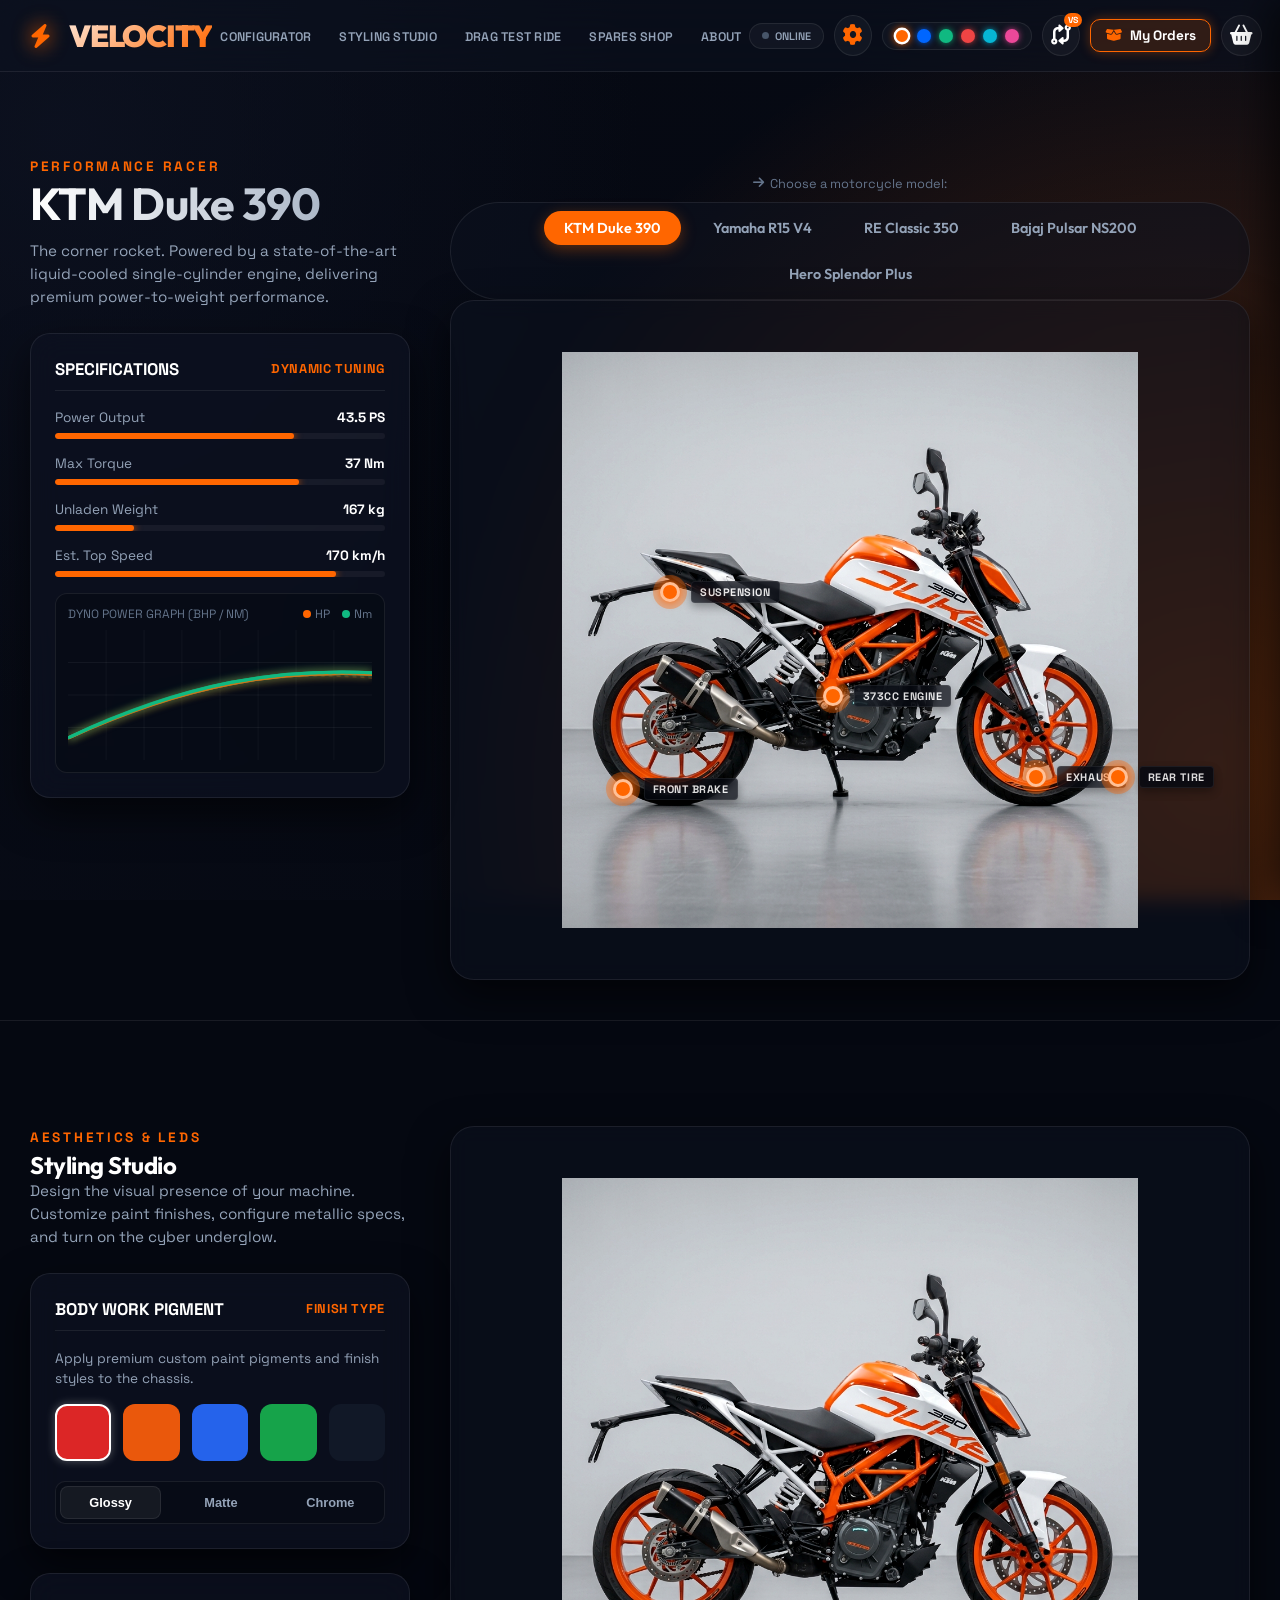
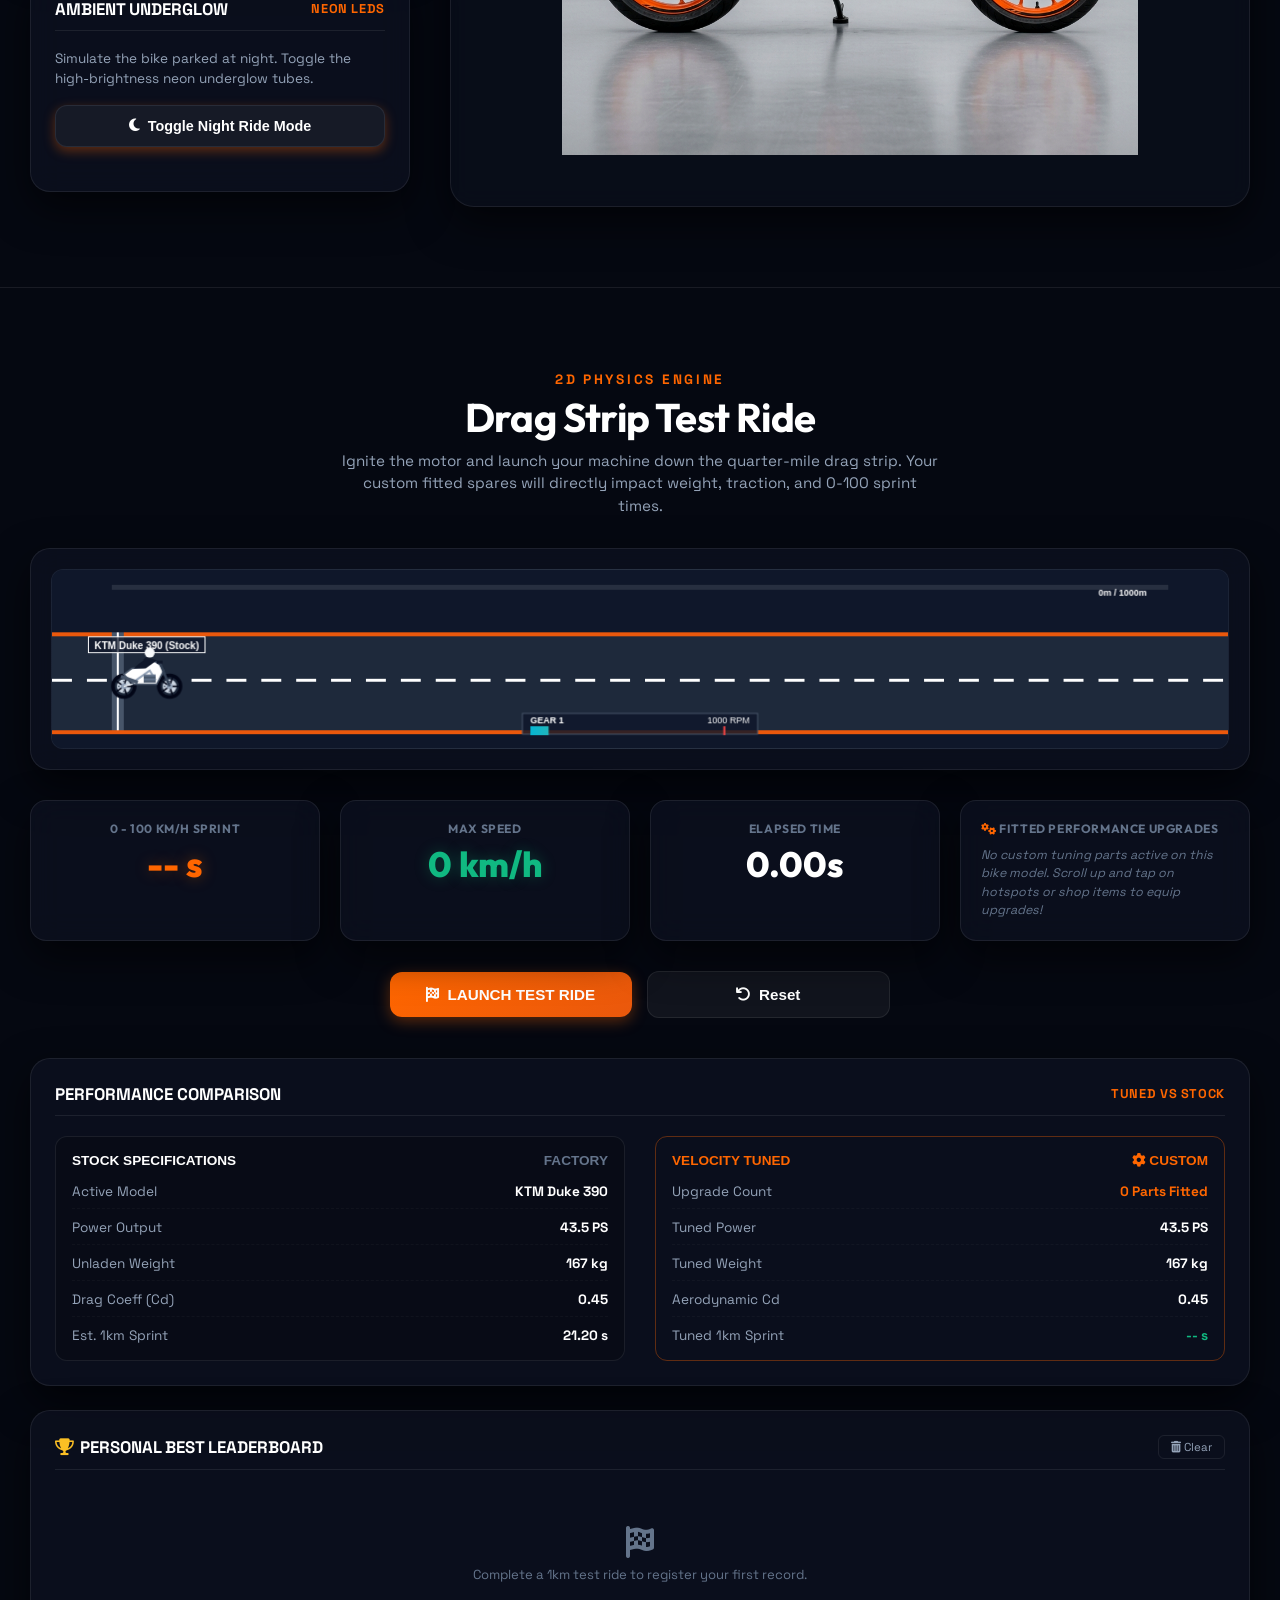
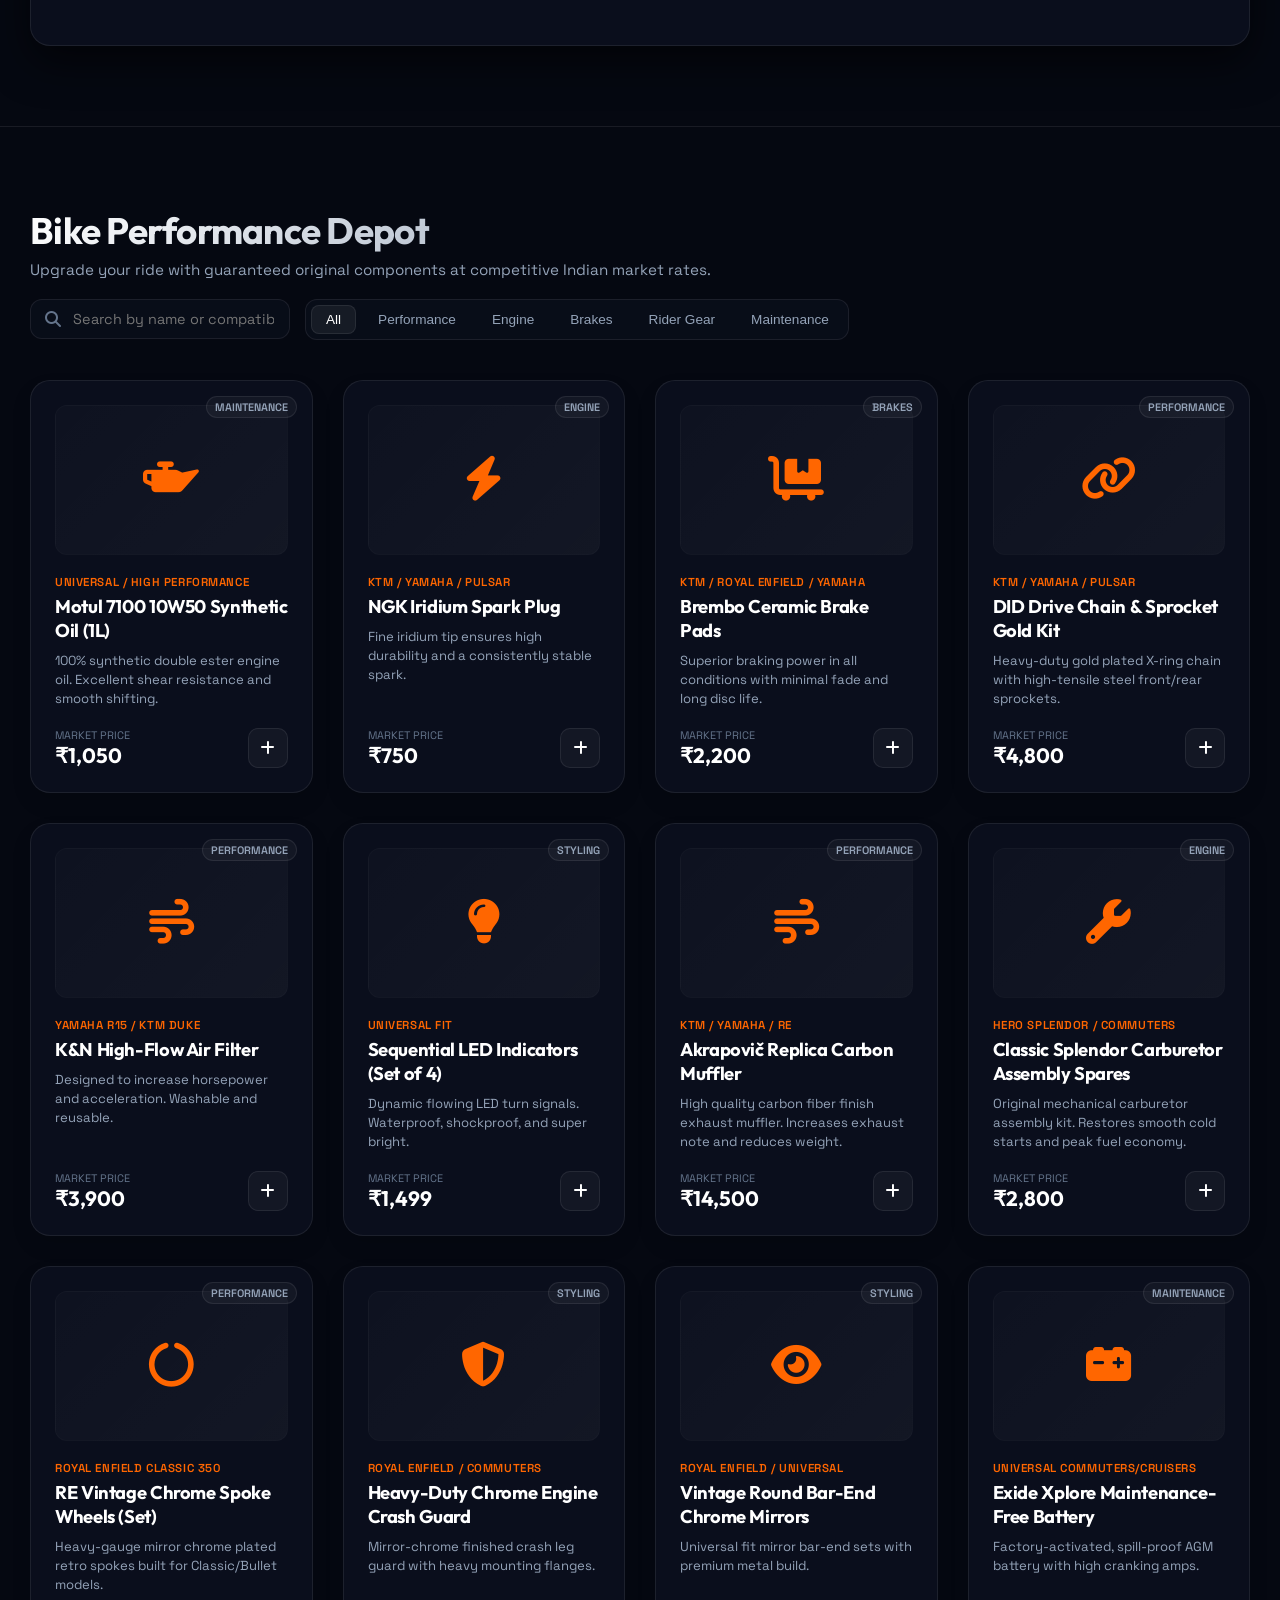
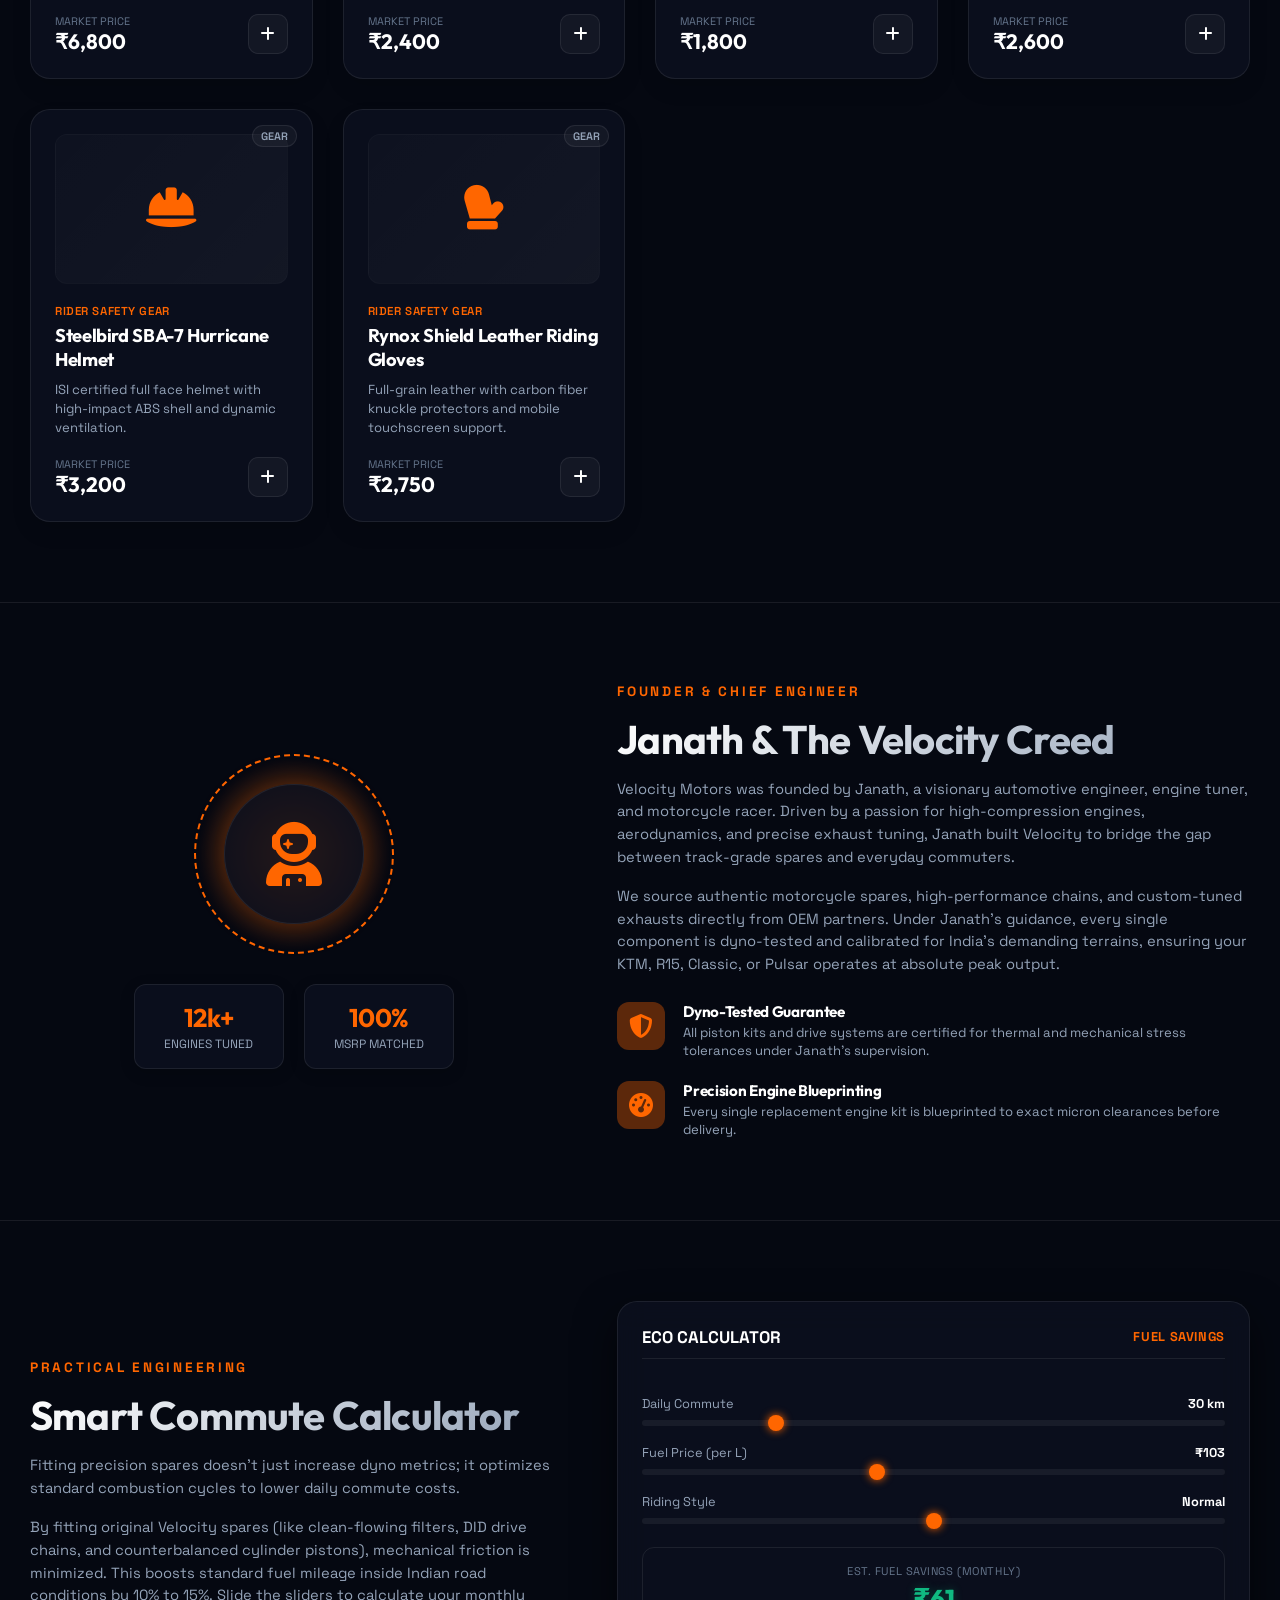
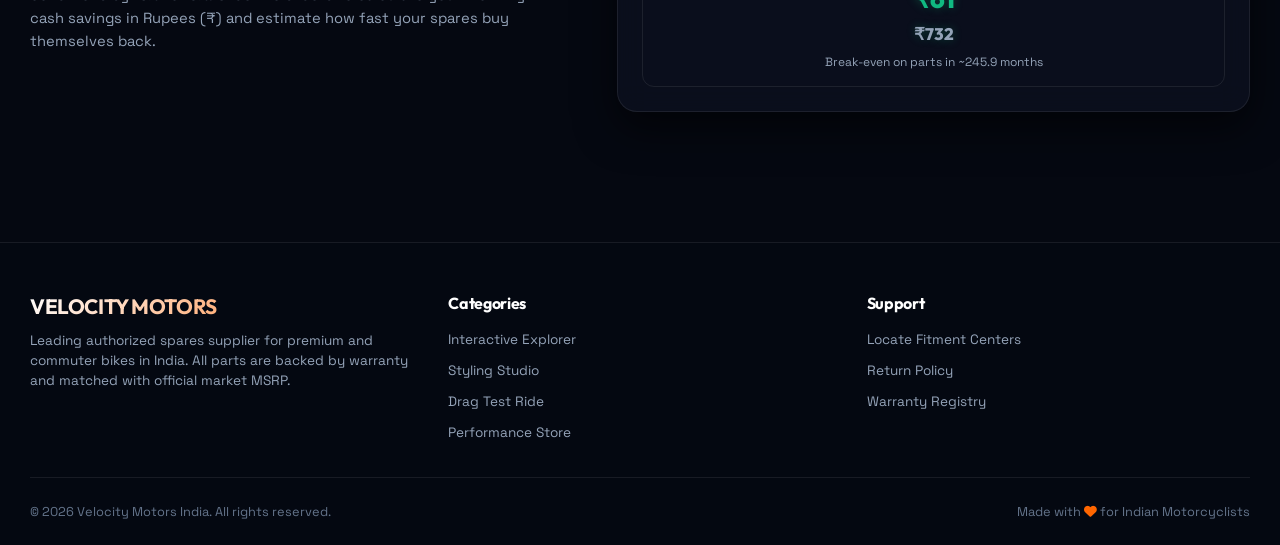
<file: index.html>
<!DOCTYPE html>
<html lang="en">
<head>
    <meta charset="UTF-8">
    <meta name="viewport" content="width=device-width, initial-scale=1.0">
    <title>Velocity Motors | Premium Bike Configurator & Performance Depot</title>
    <!-- FontAwesome Icons -->
    <link rel="stylesheet" href="https://cdnjs.cloudflare.com/ajax/libs/font-awesome/6.4.0/css/all.min.css">
    <!-- Custom Style Sheet -->
    <link rel="stylesheet" href="style.css">
</head>
<body data-theme="ktm">

    <!-- Header Navigation -->
    <header>
        <nav class="navbar" id="top-nav">
            <div class="logo">
                <i class="fa fa-bolt" style="color: var(--accent); filter: drop-shadow(0 0 10px var(--accent)); font-size: 1.5rem;"></i>
                <span style="font-weight: 900; font-family: 'Outfit'; font-size: 1.9rem; letter-spacing: -0.04em; margin-left: 6px;">VELOCITY</span>
            </div>
            <ul class="nav-links">
                <li><a href="#hero-section" class="active">Configurator</a></li>
                <li><a href="#styling-section">Styling Studio</a></li>
                <li><a href="#test-ride-section">Drag Test Ride</a></li>
                <li><a href="#parts-section">Spares Shop</a></li>
                <li><a href="#about-section">About</a></li>
            </ul>
            <div class="nav-actions">
                <!-- Supabase Connection Status Indicator -->
                <div class="server-status-pill" id="server-status-pill" title="Supabase Connection Status" onclick="openSupabaseSettingsModal()" style="cursor: pointer;">
                    <span id="server-status-dot" style="width:7px; height:7px; border-radius:50%; background:#475569; display:inline-block; transition: background 0.4s;"></span>
                    <span id="server-status-text" class="server-status-text">ONLINE</span>
                </div>
                <!-- Supabase Config Gear Button -->
                <button class="cart-icon-btn" id="open-supabase-settings-btn" onclick="openSupabaseSettingsModal()" title="Supabase Settings (URL & Anon Key)">
                    <i class="fa fa-gear" style="color: var(--accent);"></i>
                </button>
                <!-- Theme Accent LED Lights Picker -->
                <div class="theme-picker" id="theme-picker"></div>
                <!-- Compare Button -->
                <button class="cart-icon-btn" id="open-compare-btn" aria-label="Compare bikes" title="Compare Bikes" onclick="openCompareModal()" style="position: relative;">
                    <i class="fa fa-code-compare"></i>
                    <span style="position: absolute; top: -3px; right: -3px; background: var(--accent); color: #fff; font-size: 0.55rem; font-weight: 900; padding: 1px 4px; border-radius: 8px; font-family: 'Space Grotesk', sans-serif;">VS</span>
                </button>
                <!-- Prominent My Orders Button -->
                <a href="orders.html" class="my-orders-nav-btn" id="open-orders-btn" title="View My Orders Page" style="display: inline-flex; align-items: center; gap: 8px; background: rgba(255, 102, 0, 0.15); border: 1px solid var(--accent); color: #ffffff; padding: 7px 14px; border-radius: 10px; font-family: 'Space Grotesk', sans-serif; font-size: 0.85rem; font-weight: 700; text-decoration: none; transition: all 0.3s ease; box-shadow: 0 0 12px var(--accent-glow);">
                    <i class="fa fa-box-open" style="color: var(--accent);"></i>
                    <span>My Orders</span>
                </a>
                <!-- Cart Trigger button -->
                <button class="cart-icon-btn" id="open-cart-btn" aria-label="Open shopping cart">
                    <i class="fa fa-shopping-basket"></i>
                    <span class="cart-badge" id="cart-badge" style="display: none;">0</span>
                </button>
            </div>
        </nav>
    </header>

    <!-- Main Content -->
    <main>
        
        <!-- SECTION 1: Configurator Hero Section -->
        <section class="hero" id="hero-section">
            
            <!-- Split Configurator Grid -->
            <div class="configurator-grid">
                
                <!-- Left Panel: Specs, Stats, and Sound -->
                <div class="configurator-panel">
                    
                    <!-- Dynamic Bike Metadata -->
                    <div>
                        <span class="bike-brand-badge" id="bike-brand">PERFORMANCE RACER</span>
                        <h2 class="bike-title" id="bike-name">KTM Duke 390</h2>
                        <p class="bike-summary" id="bike-desc">Stock description loading...</p>
                    </div>

                    <!-- Panel Content: Specifications & Audio Rev Engine -->
                    <div class="panel-content active" id="specs-panel">


                        <!-- Upgrade Tuned Specs Sheet -->
                        <div class="specs-card">
                            <div class="specs-card-title">
                                <span>SPECIFICATIONS</span>
                                <span>DYNAMIC TUNING</span>
                            </div>
                            
                            <!-- Power Spec -->
                            <div class="spec-row">
                                <div class="spec-labels">
                                    <span class="spec-name">Power Output</span>
                                    <div class="spec-val-container">
                                        <span class="spec-change" id="spec-power-change">+0.0 HP</span>
                                        <span class="spec-val" id="spec-power-val">0.0 PS</span>
                                    </div>
                                </div>
                                <div class="spec-bar-track">
                                    <div class="spec-bar-fill" id="spec-power-bar"></div>
                                </div>
                            </div>

                            <!-- Torque Spec -->
                            <div class="spec-row">
                                <div class="spec-labels">
                                    <span class="spec-name">Max Torque</span>
                                    <div class="spec-val-container">
                                        <span class="spec-change" id="spec-torque-change">+0.0 Nm</span>
                                        <span class="spec-val" id="spec-torque-val">0.0 Nm</span>
                                    </div>
                                </div>
                                <div class="spec-bar-track">
                                    <div class="spec-bar-fill" id="spec-torque-bar"></div>
                                </div>
                            </div>

                            <!-- Weight Spec (Lower is better) -->
                            <div class="spec-row">
                                <div class="spec-labels">
                                    <span class="spec-name">Unladen Weight</span>
                                    <div class="spec-val-container">
                                        <span class="spec-change" id="spec-weight-change">-0.0 kg</span>
                                        <span class="spec-val" id="spec-weight-val">0 kg</span>
                                    </div>
                                </div>
                                <div class="spec-bar-track">
                                    <div class="spec-bar-fill" id="spec-weight-bar"></div>
                                </div>
                            </div>

                            <!-- Speed Spec -->
                            <div class="spec-row">
                                <div class="spec-labels">
                                    <span class="spec-name">Est. Top Speed</span>
                                    <div class="spec-val-container">
                                        <span class="spec-change" id="spec-speed-change">+0 km/h</span>
                                        <span class="spec-val" id="spec-speed-val">0 km/h</span>
                                    </div>
                                </div>
                                <div class="spec-bar-track">
                                    <div class="spec-bar-fill" id="spec-speed-bar"></div>
                                </div>
                            </div>

                            <!-- Dyno Graph Canvas Container -->
                            <div class="dyno-container">
                                <div class="dyno-header">
                                    <span>DYNO POWER GRAPH (BHP / NM)</span>
                                    <div class="dyno-legend">
                                        <span class="legend-item"><span class="legend-color hp"></span> HP</span>
                                        <span class="legend-item"><span class="legend-color torque"></span> Nm</span>
                                    </div>
                                </div>
                                <canvas id="dyno-canvas"></canvas>
                            </div>
                        </div>
                    </div>
                </div>

                <!-- Right Panel: Visualizer & Selectors -->
                <div class="visualizer-panel">
                    <!-- Configurator upgraded status text -->
                    <div class="equipped-indicator" id="equipped-indicator">
                        <i class="fa fa-cog"></i>
                        <span id="equipped-count">0 Tuning upgrades fitted</span>
                    </div>

                    <!-- Horizontal Selector buttons (Moved to top of image) -->
                    <div class="bike-selector-container">
                        <div class="bike-hint-text">
                            <i class="fa fa-arrow-right"></i> Choose a motorcycle model:
                        </div>
                        <div class="bike-selector" id="bike-selector">
                            <!-- Populated dynamically -->
                        </div>
                    </div>

                    <!-- Large Interactive Image Visualizer -->
                    <div class="interactive-container">
                        <div class="bike-image-wrapper">
                            <img id="bike-display-image" src="ktm.png" alt="KTM Duke 390">
                            <div id="bike-hotspots-container">
                                <!-- Pulsing hotspots render here -->
                            </div>
                        </div>
                    </div>
                </div>

            </div>
        </section>

        <!-- SECTION 2: Styling Studio & Underglow Customizer -->
        <section class="about-section" id="styling-section" style="border-top: 1px solid var(--border-glass);">
            
            <div class="configurator-grid">
                
                <!-- Left Panel: Customizer Swatches -->
                <div class="configurator-panel">
                    <div>
                        <span class="bike-brand-badge">AESTHETICS & LEDS</span>
                        <h2>Styling Studio</h2>
                        <p class="bike-summary">Design the visual presence of your machine. Customize paint finishes, configure metallic specs, and turn on the cyber underglow.</p>
                    </div>

                    <!-- Paint Customizer Card -->
                    <div class="paint-card">
                        <div class="specs-card-title">
                            <span>BODY WORK PIGMENT</span>
                            <span>FINISH TYPE</span>
                        </div>
                        <p style="font-size: 0.85rem; color: var(--text-secondary); line-height: 1.5; margin-bottom: 15px;">
                            Apply premium custom paint pigments and finish styles to the chassis.
                        </p>
                        
                        <div class="paint-swatches">
                            <div class="paint-swatch red active" data-color="red" title="Velocity Red"></div>
                            <div class="paint-swatch orange" data-color="orange" title="Cyber Orange"></div>
                            <div class="paint-swatch blue" data-color="blue" title="GP Blue"></div>
                            <div class="paint-swatch green" data-color="green" title="Emerald Green"></div>
                            <div class="paint-swatch black" data-color="black" title="Stealth Black"></div>
                        </div>
                        
                        <div class="finish-selector">
                            <button class="finish-btn active" data-finish="glossy">Glossy</button>
                            <button class="finish-btn" data-finish="matte">Matte</button>
                            <button class="finish-btn" data-finish="chrome">Chrome</button>
                        </div>
                    </div>

                    <!-- Night Mode & Underglow Card -->
                    <div class="paint-card">
                        <div class="specs-card-title">
                            <span>AMBIENT UNDERGLOW</span>
                            <span>NEON LEDS</span>
                        </div>
                        <p style="font-size: 0.85rem; color: var(--text-secondary); line-height: 1.5; margin-bottom: 15px;">
                            Simulate the bike parked at night. Toggle the high-brightness neon underglow tubes.
                        </p>
                        
                        <button class="aero-btn" id="night-toggle-btn" style="background: rgba(255,255,255,0.05); border: 1px solid var(--border-glass); margin-bottom: 20px;">
                            <i class="fa fa-moon"></i> Toggle Night Ride Mode
                        </button>
                        
                        <div class="underglow-swatches" style="display: none;" id="underglow-controls">
                            <div class="underglow-swatch blue active" data-glow="#06b6d4" title="Neon Cyan"></div>
                            <div class="underglow-swatch orange" data-glow="#ea580c" title="Neon Amber"></div>
                            <div class="underglow-swatch purple" data-glow="#d946ef" title="Neon Purple"></div>
                            <div class="underglow-swatch green" data-glow="#22c55e" title="Neon Green"></div>
                            <div class="underglow-swatch red" data-glow="#ef4444" title="Neon Red"></div>
                        </div>
                    </div>
                </div>

                <!-- Right Panel: Styling visualizer image -->
                <div class="visualizer-panel" style="justify-content: center; height: 100%;">
                    <div class="interactive-container">
                        <div class="bike-image-wrapper">
                            <img id="bike-style-image" class="sync-bike-img" src="ktm.png" alt="Velocity Customizer">
                        </div>
                    </div>
                </div>

            </div>
        </section>

        <!-- SECTION 3: Drag Test Ride Simulator -->
        <section class="about-section" id="test-ride-section" style="border-top: 1px solid var(--border-glass);">
            
            <div style="text-align: center; margin-bottom: 30px;">
                <span class="bike-brand-badge">2D PHYSICS ENGINE</span>
                <h2 style="font-size: 2.5rem; margin-bottom: 8px;">Drag Strip Test Ride</h2>
                <p class="bike-summary" style="max-width: 600px; margin: 0 auto;">Ignite the motor and launch your machine down the quarter-mile drag strip. Your custom fitted spares will directly impact weight, traction, and 0-100 sprint times.</p>
            </div>

            <!-- Drag Canvas Track Container -->
            <div class="track-container">
                <canvas id="drag-track-canvas"></canvas>
            </div>

            <!-- Dashboard Numbers -->
            <div class="drag-dashboard">
                <div class="drag-card">
                    <h4>0 - 100 km/h Sprint</h4>
                    <div class="drag-val sprint" id="sprint-time">-- s</div>
                </div>
                <div class="drag-card">
                    <h4>Max Speed</h4>
                    <div class="drag-val speed" id="sprint-speed">0 km/h</div>
                </div>
                <div class="drag-card">
                    <h4>Elapsed Time</h4>
                    <div class="drag-val" id="sprint-elapsed">0.00s</div>
                </div>
                <!-- Active Performance Upgrades list card -->
                <div class="drag-card" style="text-align: left; display: flex; flex-direction: column;">
                    <h4 style="margin-bottom: 10px;"><i class="fa fa-cogs" style="color: var(--accent);"></i> Fitted Performance Upgrades</h4>
                    <div id="drag-fitted-list" style="font-size: 0.8rem; line-height: 1.4; color: var(--text-secondary); max-height: 110px; overflow-y: auto; padding-right: 5px; flex-grow: 1;">
                        <!-- Fitted parts list dynamically populated by JS -->
                    </div>
                </div>
            </div>

            <!-- Interactive Triggers -->
            <div class="drag-controls" style="margin-bottom: 40px; display: flex; gap: 15px; justify-content: center; align-items: center; flex-wrap: wrap;">
                <button class="drag-btn launch-btn" id="launch-test-btn" disabled style="margin: 0;">
                    <i class="fa fa-flag-checkered"></i> LAUNCH TEST RIDE
                </button>
                <button class="drag-btn shift-btn" id="shift-gear-btn" style="margin: 0; background: linear-gradient(135deg, #f43f5e, #e11d48); border: 1px solid rgba(244, 63, 94, 0.4); box-shadow: 0 0 15px rgba(225, 29, 72, 0.4); display: none; color: #ffffff; cursor: pointer; padding: 12px 28px; border-radius: 8px; font-weight: bold; font-family: 'Space Grotesk', sans-serif; gap: 8px; align-items: center;">
                    <i class="fa fa-chevron-up"></i> SHIFT GEAR (SPACE)
                </button>
                <button class="drag-btn reset-btn" id="reset-test-btn" style="margin: 0;">
                    <i class="fa fa-undo"></i> Reset
                </button>
            </div>

            <!-- Head to Head Compare Panel -->
            <div class="compare-section">
                <div class="specs-card-title">
                    <span>PERFORMANCE COMPARISON</span>
                    <span>TUNED VS STOCK</span>
                </div>
                <div class="compare-grid">
                    
                    <div class="compare-column">
                        <div class="compare-header">
                            <span>STOCK SPECIFICATIONS</span>
                            <span style="color: var(--text-muted);">FACTORY</span>
                        </div>
                        <div class="compare-row">
                            <span class="compare-label">Active Model</span>
                            <span class="compare-val" id="comp-stock-name">KTM Duke 390</span>
                        </div>
                        <div class="compare-row">
                            <span class="compare-label">Power Output</span>
                            <span class="compare-val" id="comp-stock-power">43.5 PS</span>
                        </div>
                        <div class="compare-row">
                            <span class="compare-label">Unladen Weight</span>
                            <span class="compare-val" id="comp-stock-weight">167 kg</span>
                        </div>
                        <div class="compare-row">
                            <span class="compare-label">Drag Coeff (Cd)</span>
                            <span class="compare-val" id="comp-stock-drag">0.45</span>
                        </div>
                        <div class="compare-row">
                            <span class="compare-label">Est. 1km Sprint</span>
                            <span class="compare-val" id="comp-stock-sprint">21.20 s</span>
                        </div>
                    </div>

                    <div class="compare-column tuned">
                        <div class="compare-header">
                            <span style="color: var(--accent);">VELOCITY TUNED</span>
                            <span style="color: var(--accent);"><i class="fa fa-cog fa-spin"></i> CUSTOM</span>
                        </div>
                        <div class="compare-row">
                            <span class="compare-label">Upgrade Count</span>
                            <span class="compare-val" id="comp-tuned-count" style="color: var(--accent);">0 Parts</span>
                        </div>
                        <div class="compare-row">
                            <span class="compare-label">Tuned Power</span>
                            <span class="compare-val" id="comp-tuned-power">43.5 PS</span>
                        </div>
                        <div class="compare-row">
                            <span class="compare-label">Tuned Weight</span>
                            <span class="compare-val" id="comp-tuned-weight">167 kg</span>
                        </div>
                        <div class="compare-row">
                            <span class="compare-label">Aerodynamic Cd</span>
                            <span class="compare-val" id="comp-tuned-drag">0.45</span>
                        </div>
                        <div class="compare-row">
                            <span class="compare-label">Tuned 1km Sprint</span>
                            <span class="compare-val" id="comp-tuned-sprint" style="color: #10b981;">-- s</span>
                        </div>
                    </div>

                </div>
            </div>

            <!-- Personal Best Leaderboard Panel -->
            <div class="compare-section" style="margin-top: 24px;">
                <div class="specs-card-title">
                    <span><i class="fa fa-trophy" style="color: #fbbf24; margin-right: 6px;"></i>PERSONAL BEST LEADERBOARD</span>
                    <button id="clear-leaderboard-btn" onclick="clearLeaderboard()" style="background: transparent; border: 1px solid var(--border-glass); color: var(--text-secondary); padding: 4px 12px; border-radius: 6px; font-size: 0.72rem; font-family: 'Space Grotesk', sans-serif; cursor: pointer; transition: all 0.2s;">
                        <i class="fa fa-trash-alt"></i> Clear
                    </button>
                </div>
                <div id="leaderboard-list" style="display: flex; flex-direction: column; gap: 8px; padding: 14px;">
                    <!-- Dynamically filled by JS -->
                    <div style="text-align: center; padding: 24px; color: var(--text-muted); font-size: 0.82rem; font-family: 'Space Grotesk', sans-serif;">
                        <i class="fa fa-flag-checkered" style="font-size: 2rem; margin-bottom: 8px; display: block;"></i>
                        Complete a 1km test ride to register your first record.
                    </div>
                </div>
            </div>

        </section>

        <!-- SECTION 4: Spares Shop Catalog -->
        <section class="parts-shop" id="parts-section" style="border-top: 1px solid var(--border-glass); margin-top: 0;">
            <div class="section-header">
                <div class="section-title-group">
                    <h2>Bike Performance Depot</h2>
                    <p>Upgrade your ride with guaranteed original components at competitive Indian market rates.</p>
                </div>
                
                <div class="shop-controls">
                    <!-- Search Field -->
                    <div class="search-box">
                        <i class="fa fa-search"></i>
                        <input type="text" id="search-parts" placeholder="Search by name or compatible model...">
                    </div>
                    <!-- Category Tabs -->
                    <div class="category-tabs">
                        <button class="cat-tab active" data-cat="all">All</button>
                        <button class="cat-tab" data-cat="performance">Performance</button>
                        <button class="cat-tab" data-cat="engine">Engine</button>
                        <button class="cat-tab" data-cat="brakes">Brakes</button>
                        <button class="cat-tab" data-cat="gear">Rider Gear</button>
                        <button class="cat-tab" data-cat="maintenance">Maintenance</button>
                    </div>
                </div>
            </div>

            <!-- Parts Grid -->
            <div class="parts-grid" id="parts-grid">
                <!-- Dynamically populated parts -->
            </div>
        </section>

        <!-- SECTION 5: Biography & Eco Calculator -->
        <section class="about-section" id="about-section" style="border-top: 1px solid var(--border-glass);">
            <div class="about-grid">
                <div class="about-visual">
                    <div class="about-glow-ring">
                        <div class="founder-badge">
                            <i class="fa fa-user-astronaut"></i>
                        </div>
                    </div>
                    <div class="stats-mini-grid">
                        <div class="stat-mini-card">
                            <h3>12k+</h3>
                            <p>Engines Tuned</p>
                        </div>
                        <div class="stat-mini-card">
                            <h3>100%</h3>
                            <p>MSRP Matched</p>
                        </div>
                    </div>
                </div>
                <div class="about-text">
                    <span class="about-pre">FOUNDER & CHIEF ENGINEER</span>
                    <h2>Janath & The Velocity Creed</h2>
                    <p class="about-lead">Velocity Motors was founded by Janath, a visionary automotive engineer, engine tuner, and motorcycle racer. Driven by a passion for high-compression engines, aerodynamics, and precise exhaust tuning, Janath built Velocity to bridge the gap between track-grade spares and everyday commuters.</p>
                    <p>We source authentic motorcycle spares, high-performance chains, and custom-tuned exhausts directly from OEM partners. Under Janath's guidance, every single component is dyno-tested and calibrated for India's demanding terrains, ensuring your KTM, R15, Classic, or Pulsar operates at absolute peak output.</p>
                    <div class="about-features">
                        <div class="about-feat-item">
                            <i class="fa fa-shield-alt"></i>
                            <div>
                                <h5>Dyno-Tested Guarantee</h5>
                                <p>All piston kits and drive systems are certified for thermal and mechanical stress tolerances under Janath's supervision.</p>
                            </div>
                        </div>
                        <div class="about-feat-item">
                            <i class="fa fa-gauge-high"></i>
                            <div>
                                <h5>Precision Engine Blueprinting</h5>
                                <p>Every single replacement engine kit is blueprinted to exact micron clearances before delivery.</p>
                            </div>
                        </div>
                    </div>
                </div>
            </div>
        </section>

        <!-- Eco Calculator Card Grid -->
        <section class="about-section" style="border-top: 1px solid var(--border-glass);">
            <div class="about-grid">
                
                <!-- Left: Info -->
                <div class="about-text">
                    <span class="about-pre">PRACTICAL ENGINEERING</span>
                    <h2>Smart Commute Calculator</h2>
                    <p class="about-lead">Fitting precision spares doesn't just increase dyno metrics; it optimizes standard combustion cycles to lower daily commute costs.</p>
                    <p>By fitting original Velocity spares (like clean-flowing filters, DID drive chains, and counterbalanced cylinder pistons), mechanical friction is minimized. This boosts standard fuel mileage inside Indian road conditions by 10% to 15%. Slide the sliders to calculate your monthly cash savings in Rupees (₹) and estimate how fast your spares buy themselves back.</p>
                </div>

                <!-- Right: Calculator Widget -->
                <div>
                    <div class="calc-card">
                        <div class="specs-card-title">
                            <span>ECO CALCULATOR</span>
                            <span>FUEL SAVINGS</span>
                        </div>
                        
                        <div class="calc-slider-group">
                            <div class="calc-labels">
                                <span class="calc-name">Daily Commute</span>
                                <span class="calc-val" id="calc-distance-val">30 km</span>
                            </div>
                            <input type="range" class="calc-range" id="calc-distance" min="10" max="100" value="30">
                        </div>
                        
                        <div class="calc-slider-group">
                            <div class="calc-labels">
                                <span class="calc-name">Fuel Price (per L)</span>
                                <span class="calc-val" id="calc-fuel-price-val">₹103</span>
                            </div>
                            <input type="range" class="calc-range" id="calc-fuel-price" min="95" max="115" value="103">
                        </div>
                        
                        <div class="calc-slider-group">
                            <div class="calc-labels">
                                <span class="calc-name">Riding Style</span>
                                <span class="calc-val" id="calc-style-val">Normal</span>
                            </div>
                            <input type="range" class="calc-range" id="calc-style" min="1" max="3" value="2">
                        </div>
                        
                        <div class="calc-result-box">
                            <span class="result-label">Est. Fuel Savings (Monthly)</span>
                            <span class="result-val" id="eco-monthly-savings">₹0</span>
                            <span class="result-val" id="eco-yearly-savings" style="font-size: 1.05rem; color: var(--text-secondary); margin-top: 4px;">₹0 / year</span>
                            <span class="result-subtext" id="eco-breakeven" style="margin-top: 6px;">Dyno parts require fuel offsets</span>
                        </div>
                    </div>
                </div>

            </div>
        </section>

    </main>

    <!-- Side Cart Drawer -->
    <div class="cart-overlay" id="cart-overlay"></div>
    <div class="cart-drawer" id="cart-drawer">
        <div class="cart-header">
            <h3><i class="fa fa-shopping-cart"></i> Fitting Basket</h3>
            <button class="close-cart-btn" id="close-cart-btn" aria-label="Close cart drawer">&times;</button>
        </div>

        <div class="cart-items-container" id="cart-items-container">
            <!-- Dynamically populated cart items -->
        </div>

        <div class="cart-footer">
            <div class="cart-summary-line">
                <span>Subtotal</span>
                <span id="cart-subtotal">₹0</span>
            </div>
            <div class="cart-summary-line">
                <span>GST (18%)</span>
                <span id="cart-gst">₹0</span>
            </div>
            <div class="cart-summary-total">
                <span>Grand Total</span>
                <span id="cart-total">₹0</span>
            </div>
            <button class="checkout-btn" id="checkout-btn" disabled>Proceed to Fitting & Checkout</button>
        </div>
    </div>

    <!-- Receipt Modal / Invoice -->
    <div class="modal-overlay" id="receipt-modal">
        <div class="modal-content">
            <div class="receipt-icon"><i class="fa fa-check-circle"></i></div>
            <h2 class="receipt-title">Transaction Receipt</h2>
            <p class="receipt-subtitle">Thank you for shopping at Velocity. Your fitment order has been verified.</p>
            
            <div class="receipt-details">
                <div class="receipt-row id">
                    <span>Receipt ID:</span>
                    <span id="receipt-txn-id">TXN00000000</span>
                </div>
                <div class="receipt-row id">
                    <span>Date:</span>
                    <span id="receipt-date">July 28, 2026</span>
                </div>
                <hr style="border: none; border-top: 1px dashed var(--border-glass); margin: 15px 0;">
                
                <div id="receipt-items">
                    <!-- Rows populated dynamically -->
                </div>
                
                <div class="receipt-row total">
                    <span>Amount Paid (Incl. Tax)</span>
                    <span id="receipt-total">₹0</span>
                </div>
                <div class="receipt-row" style="margin-top: 10px; font-size: 0.8rem; color: var(--text-muted);">
                    <span>GST (18% inclusive)</span>
                    <span id="receipt-gst">₹0</span>
                </div>
                <div class="receipt-row" style="font-size: 0.8rem; color: var(--text-muted);">
                    <span>Items Subtotal</span>
                    <span id="receipt-subtotal">₹0</span>
                </div>

                <!-- Live fitment scheduling details section -->
                <div class="receipt-row" style="margin-top: 15px; border-top: 1px dashed var(--border-glass); padding-top: 12px; flex-direction: column; text-align: left; align-items: flex-start; gap: 4px; display: flex; width: 100%;">
                    <div style="font-size: 0.72rem; color: var(--text-secondary); text-transform: uppercase; font-weight: bold; letter-spacing: 0.5px;">Scheduled Workshop Fitment</div>
                    <div style="font-size: 0.85rem; font-weight: bold; color: var(--accent); display: flex; align-items: center; gap: 6px;" id="receipt-booking-info">
                        <i class="fa fa-calendar-alt"></i> Bengaluru HQ - July 29, 2026 @ 10:00 AM
                    </div>
                    <div style="font-size: 0.76rem; color: var(--text-secondary);" id="receipt-booking-rider">
                        Rider: Janath (9876543210)
                    </div>
                </div>
            </div>

            <button class="modal-close-btn" id="close-receipt-btn">Done & Close</button>
        </div>
    </div>

    <!-- Appointment Booking Modal -->
    <div class="modal-overlay" id="booking-modal">
        <div class="modal-content" style="max-width: 480px;">
            <div class="receipt-icon" style="background: rgba(6, 182, 212, 0.15); color: var(--accent);"><i class="fa fa-calendar-alt"></i></div>
            <h2 class="receipt-title">Schedule Fitment Slot</h2>
            <p class="receipt-subtitle">Select your preferred date, time, and service center for professional parts installation.</p>
            
            <form id="booking-form" onsubmit="confirmBooking(event)" style="display: flex; flex-direction: column; gap: 15px; margin-top: 20px; text-align: left;">
                <!-- Center selection -->
                <div style="display: flex; flex-direction: column; gap: 5px;">
                    <label style="font-size: 0.8rem; font-weight: 600; color: #ffffff;">Fitment Center</label>
                    <select id="booking-center" required style="background: rgba(255, 255, 255, 0.05); border: 1px solid var(--border-glass); border-radius: 6px; padding: 10px; color: #ffffff; font-family: 'Space Grotesk', sans-serif;">
                        <option value="Bengaluru Hub" style="background: #0f172a;">Bengaluru Hub (Indiranagar)</option>
                        <option value="Mumbai Track-Side" style="background: #0f172a;">Mumbai Track-Side (Andheri)</option>
                        <option value="Delhi Service Hub" style="background: #0f172a;">Delhi Service Hub (Okhla)</option>
                        <option value="Chennai Tuning Centre" style="background: #0f172a;">Chennai Tuning Centre (Guindy)</option>
                    </select>
                </div>

                <!-- Date selector -->
                <div style="display: flex; flex-direction: column; gap: 5px;">
                    <label style="font-size: 0.8rem; font-weight: 600; color: #ffffff;">Preferred Date</label>
                    <input type="date" id="booking-date" required style="background: rgba(255, 255, 255, 0.05); border: 1px solid var(--border-glass); border-radius: 6px; padding: 10px; color: #ffffff; font-family: 'Space Grotesk', sans-serif;">
                </div>

                <!-- Time Slots Grid -->
                <div style="display: flex; flex-direction: column; gap: 6px;">
                    <label style="font-size: 0.8rem; font-weight: 600; color: #ffffff;">Time Slot</label>
                    <div style="display: grid; grid-template-columns: repeat(3, 1fr); gap: 10px;" id="booking-time-grid">
                        <button type="button" class="cat-tab booking-slot-btn" onclick="selectTimeSlot(this)" data-time="10:00 AM" style="padding: 8px 0; font-size: 0.8rem; border-radius: 6px; margin: 0; width: 100%;">10:00 AM</button>
                        <button type="button" class="cat-tab booking-slot-btn" onclick="selectTimeSlot(this)" data-time="12:00 PM" style="padding: 8px 0; font-size: 0.8rem; border-radius: 6px; margin: 0; width: 100%;">12:00 PM</button>
                        <button type="button" class="cat-tab booking-slot-btn" onclick="selectTimeSlot(this)" data-time="02:00 PM" style="padding: 8px 0; font-size: 0.8rem; border-radius: 6px; margin: 0; width: 100%;">02:00 PM</button>
                        <button type="button" class="cat-tab booking-slot-btn" onclick="selectTimeSlot(this)" data-time="04:00 PM" style="padding: 8px 0; font-size: 0.8rem; border-radius: 6px; margin: 0; width: 100%;">04:00 PM</button>
                        <button type="button" class="cat-tab booking-slot-btn" onclick="selectTimeSlot(this)" data-time="06:00 PM" style="padding: 8px 0; font-size: 0.8rem; border-radius: 6px; margin: 0; width: 100%;">06:00 PM</button>
                    </div>
                </div>

                <!-- Rider Name and Contact -->
                <div style="display: flex; gap: 15px; flex-wrap: wrap;">
                    <div style="flex: 1; min-width: 150px; display: flex; flex-direction: column; gap: 5px;">
                        <label style="font-size: 0.8rem; font-weight: 600; color: #ffffff;">Rider Name</label>
                        <input type="text" id="booking-name" required placeholder="Janath" style="background: rgba(255, 255, 255, 0.05); border: 1px solid var(--border-glass); border-radius: 6px; padding: 10px; color: #ffffff; font-family: 'Space Grotesk', sans-serif; font-size: 0.85rem; width: 100%;">
                    </div>
                    <div style="flex: 1; min-width: 150px; display: flex; flex-direction: column; gap: 5px;">
                        <label style="font-size: 0.8rem; font-weight: 600; color: #ffffff;">Contact Number</label>
                        <input type="tel" id="booking-phone" required placeholder="9876543210" style="background: rgba(255, 255, 255, 0.05); border: 1px solid var(--border-glass); border-radius: 6px; padding: 10px; color: #ffffff; font-family: 'Space Grotesk', sans-serif; font-size: 0.85rem; width: 100%;">
                    </div>
                </div>

                <!-- Confirm Actions -->
                <div style="display: flex; flex-direction: column; gap: 10px; margin-top: 10px;">
                    <div style="display: flex; gap: 10px; width: 100%;">
                        <button type="button" class="checkout-btn" onclick="confirmBookingCOD()" style="margin: 0; flex: 1; background: rgba(30, 41, 59, 0.7); border: 1px solid var(--border-glass); padding: 12px 0; color: #f8fafc; font-family: 'Space Grotesk', sans-serif; font-size: 0.82rem; font-weight: 700; border-radius: 6px; cursor: pointer; transition: all 0.3s; display: flex; align-items: center; justify-content: center; gap: 6px;">
                            <i class="fa fa-hand-holding-dollar"></i> Cash on Delivery
                        </button>
                        <button type="submit" class="checkout-btn" style="margin: 0; flex: 1; background: var(--accent); padding: 12px 0; display: flex; align-items: center; justify-content: center; gap: 6px; font-size: 0.82rem;">
                            <i class="fa fa-credit-card"></i> Pay Online
                        </button>
                    </div>
                    <button type="button" class="modal-close-btn" onclick="closeBookingModal()" style="margin: 0; width: 100%; background: transparent; border: 1px solid var(--border-glass); padding: 10px 0; border-radius: 6px;">Cancel</button>
                </div>
            </form>
        </div>
    </div>

    <!-- Toast Notifications Container -->
    <div class="notifications-container" id="notifications-container"></div>

    <!-- Footer Area -->
    <footer id="footer-section">
        <div class="footer-content">
            <div class="footer-brand">
                <h4>VELOCITY MOTORS</h4>
                <p>Leading authorized spares supplier for premium and commuter bikes in India. All parts are backed by warranty and matched with official market MSRP.</p>
            </div>
            <div class="footer-links">
                <h5>Categories</h5>
                <ul>
                    <li><a href="#hero-section">Interactive Explorer</a></li>
                    <li><a href="#styling-section">Styling Studio</a></li>
                    <li><a href="#test-ride-section">Drag Test Ride</a></li>
                    <li><a href="#parts-section">Performance Store</a></li>
                </ul>
            </div>
            <div class="footer-links">
                <h5>Support</h5>
                <ul>
                    <li><a href="#">Locate Fitment Centers</a></li>
                    <li><a href="#">Return Policy</a></li>
                    <li><a href="#">Warranty Registry</a></li>
                </ul>
            </div>
        </div>
        <div class="footer-bottom">
            <span>&copy; 2026 Velocity Motors India. All rights reserved.</span>
            <span>Made with <i class="fa fa-heart" style="color: var(--accent);"></i> for Indian Motorcyclists</span>
        </div>
    </footer>

    <!-- Supabase SDK + Config -->
    <script src="supabase-sdk.js"></script>
    <script src="supabase.js"></script>

    <!-- Core App Logic -->
    <script src="app.js"></script>

    <!-- ============================================ -->
    <!-- SIDE-BY-SIDE BIKE COMPARISON MODAL           -->
    <!-- ============================================ -->
    <div id="compare-modal-overlay" class="compare-modal-overlay" style="display:none; position: fixed; inset: 0; background: rgba(2,6,23,0.92); backdrop-filter: blur(10px); z-index: 9999; overflow-y: auto; padding: 30px 15px;">
        <div class="compare-modal-box" style="max-width: 860px; margin: 0 auto; background: rgba(15,23,42,0.95); border: 1px solid var(--border-glass); border-radius: 20px; padding: 28px; position: relative;">
            
            <!-- Header -->
            <div style="display: flex; justify-content: space-between; align-items: center; margin-bottom: 24px;">
                <div>
                    <span style="font-size: 0.72rem; font-weight: 700; letter-spacing: 0.12em; color: var(--accent); font-family: 'Space Grotesk', sans-serif;">VELOCITY MOTORS</span>
                    <h2 style="font-size: 1.6rem; font-weight: 900; font-family: 'Outfit', sans-serif; margin: 2px 0 0;">Side-by-Side Comparison</h2>
                </div>
                <button onclick="closeCompareModal()" style="background: rgba(255,255,255,0.05); border: 1px solid var(--border-glass); color: #fff; width: 36px; height: 36px; border-radius: 50%; cursor: pointer; font-size: 1rem;">✕</button>
            </div>

            <!-- Bike Pickers Row -->
            <div class="cmp-picker-row">
                <!-- Bike A Picker -->
                <div class="cmp-picker-col" style="background: rgba(255,255,255,0.03); border: 1px solid var(--border-glass); border-radius: 12px; padding: 14px;">
                    <div style="font-size: 0.7rem; font-weight: 700; color: var(--accent); letter-spacing: 0.1em; margin-bottom: 8px; font-family: 'Space Grotesk', sans-serif;">BIKE A</div>
                    <select id="cmp-bike-a" onchange="renderComparison()" style="width:100%; background: rgba(255,255,255,0.06); border: 1px solid var(--border-glass); border-radius: 8px; color:#ffffff; padding: 10px; font-family: 'Outfit', sans-serif; font-size: 0.92rem; font-weight: 700;">
                        <option value="ktm">KTM Duke 390</option>
                        <option value="yamaha">Yamaha R15 V4</option>
                        <option value="royal_enfield">RE Classic 350</option>
                        <option value="pulsar">Bajaj Pulsar NS200</option>
                    </select>
                    <img id="cmp-img-a" src="ktm.png" alt="Bike A" style="width:100%; height: 110px; object-fit: contain; margin-top: 12px; filter: drop-shadow(0 0 10px var(--accent));">
                </div>

                <!-- VS Badge -->
                <div class="cmp-vs-badge" style="font-size: 1.5rem; font-weight: 900; color: var(--accent); font-family: 'Outfit', sans-serif; text-align: center; text-shadow: 0 0 20px var(--accent);">VS</div>

                <!-- Bike B Picker -->
                <div class="cmp-picker-col" style="background: rgba(255,255,255,0.03); border: 1px solid var(--border-glass); border-radius: 12px; padding: 14px;">
                    <div style="font-size: 0.7rem; font-weight: 700; color: #10b981; letter-spacing: 0.1em; margin-bottom: 8px; font-family: 'Space Grotesk', sans-serif;">BIKE B</div>
                    <select id="cmp-bike-b" onchange="renderComparison()" style="width:100%; background: rgba(255,255,255,0.06); border: 1px solid var(--border-glass); border-radius: 8px; color:#ffffff; padding: 10px; font-family: 'Outfit', sans-serif; font-size: 0.92rem; font-weight: 700;">
                        <option value="ktm">KTM Duke 390</option>
                        <option value="yamaha" selected>Yamaha R15 V4</option>
                        <option value="royal_enfield">RE Classic 350</option>
                        <option value="pulsar">Bajaj Pulsar NS200</option>
                    </select>
                    <img id="cmp-img-b" src="yamaha.png" alt="Bike B" style="width:100%; height: 110px; object-fit: contain; margin-top: 12px; filter: drop-shadow(0 0 10px #10b981);">
                </div>
            </div>

            <!-- Animated Comparison Stats -->
            <div id="cmp-stats-grid" style="display: flex; flex-direction: column; gap: 12px; margin-bottom: 24px;">
                <!-- Dynamically rendered by JS -->
            </div>

            <!-- Winner Banner -->
            <div id="cmp-winner-banner" style="text-align:center; padding: 14px; border-radius: 12px; border: 1px solid var(--border-glass); background: rgba(255,255,255,0.02); font-family: 'Outfit', sans-serif;">
                <!-- Filled by JS -->
            </div>

        </div>
    </div>

    <!-- ============================================ -->
    <!-- MY ORDERS SLIDE-IN DRAWER                    -->
    <!-- ============================================ -->
    <div id="orders-overlay" style="display:none; position:fixed; inset:0; background:rgba(2,6,23,0.7); z-index:8000; backdrop-filter:blur(6px);" onclick="closeOrdersDrawer()"></div>
    <div id="orders-drawer" style="position:fixed; top:0; right:-480px; width:460px; max-width:96vw; height:100vh; background:rgba(10,17,35,0.98); border-left:1px solid var(--border-glass); z-index:8001; display:flex; flex-direction:column; transition:right 0.35s cubic-bezier(.4,0,.2,1); overflow:hidden;">
        
        <!-- Drawer Header -->
        <div style="padding:22px 24px 16px; border-bottom:1px solid var(--border-glass); display:flex; justify-content:space-between; align-items:center; flex-shrink:0;">
            <div>
                <div style="font-size:0.68rem; font-weight:700; letter-spacing:0.12em; color:var(--accent); font-family:'Space Grotesk',sans-serif; margin-bottom:2px;">VELOCITY MOTORS</div>
                <h3 style="font-size:1.25rem; font-weight:900; font-family:'Outfit',sans-serif; margin:0;">My Orders</h3>
            </div>
            <div style="display:flex; align-items:center; gap:10px;">
                <button onclick="loadOrders()" id="orders-refresh-btn" title="Refresh orders" style="background:transparent; border:1px solid var(--border-glass); color:var(--text-secondary); width:34px; height:34px; border-radius:50%; cursor:pointer; font-size:0.85rem;">
                    <i class="fa fa-rotate-right"></i>
                </button>
                <button onclick="closeOrdersDrawer()" style="background:rgba(255,255,255,0.06); border:1px solid var(--border-glass); color:#fff; width:34px; height:34px; border-radius:50%; cursor:pointer; font-size:0.9rem;">✕</button>
            </div>
        </div>

        <!-- Source badge row -->
        <div style="padding:10px 24px; border-bottom:1px solid var(--border-glass); display:flex; align-items:center; gap:8px; flex-shrink:0;">
            <span id="orders-source-badge" style="font-size:0.68rem; font-family:'Space Grotesk',sans-serif; padding:3px 10px; border-radius:20px; font-weight:700; background:rgba(100,116,139,0.15); color:#64748b;">Loading…</span>
            <span id="orders-count-text" style="font-size:0.72rem; color:var(--text-muted); font-family:'Space Grotesk',sans-serif;"></span>
        </div>

        <!-- Orders List (scrollable) -->
        <div id="orders-list-container" style="flex:1; overflow-y:auto; padding:16px 20px; display:flex; flex-direction:column; gap:12px;">
            <!-- Populated by JS -->
            <div id="orders-loading-state" style="text-align:center; padding:60px 20px; color:var(--text-muted);">
                <i class="fa fa-spinner fa-spin" style="font-size:2rem; margin-bottom:12px; display:block; color:var(--accent);"></i>
                <p style="font-size:0.82rem; font-family:'Space Grotesk',sans-serif;">Loading your orders…</p>
            </div>
        </div>

        <!-- Footer -->
        <div style="padding:14px 24px; border-top:1px solid var(--border-glass); flex-shrink:0; text-align:center;">
            <span style="font-size:0.72rem; color:var(--text-muted); font-family:'Space Grotesk',sans-serif;">
                <i class="fa fa-shield-alt" style="color:var(--accent);"></i> Orders synced from server · IndexedDB fallback
            </span>
        </div>
    <!-- ============================================ -->
    <!-- SUPABASE CONFIGURATION SETTINGS MODAL        -->
    <!-- ============================================ -->
    <div id="supabase-settings-modal" style="display:none; position:fixed; inset:0; background:rgba(2,6,23,0.85); backdrop-filter:blur(10px); z-index:10000; align-items:center; justify-content:center; padding:20px;">
        <div style="max-width:540px; width:100%; background:rgba(15,23,42,0.95); border:1px solid var(--border-glass); border-radius:20px; padding:28px; box-shadow:var(--shadow-premium); position:relative;">
            <div style="display:flex; justify-content:space-between; align-items:center; margin-bottom:20px;">
                <div style="display:flex; align-items:center; gap:12px;">
                    <div style="width:42px; height:42px; border-radius:12px; background:rgba(255,102,0,0.15); display:flex; align-items:center; justify-content:center; color:var(--accent); font-size:1.3rem;">
                        <i class="fa fa-database"></i>
                    </div>
                    <div>
                        <h3 style="font-family:'Outfit',sans-serif; font-size:1.3rem; font-weight:800; margin:0; color:#fff;">Supabase Credentials</h3>
                        <p style="font-size:0.75rem; color:var(--text-muted); margin:0; font-family:'Space Grotesk',sans-serif;">Enter your Supabase URL & Anon Key directly on the site</p>
                    </div>
                </div>
                <button onclick="closeSupabaseSettingsModal()" style="background:rgba(255,255,255,0.05); border:1px solid var(--border-glass); color:#fff; width:32px; height:32px; border-radius:50%; cursor:pointer;">✕</button>
            </div>

            <form onsubmit="handleSaveSupabaseConfig(event)">
                <div style="margin-bottom:16px;">
                    <label style="display:block; font-size:0.78rem; font-family:'Space Grotesk',sans-serif; color:var(--text-secondary); margin-bottom:6px; font-weight:600;">SUPABASE PROJECT URL</label>
                    <input type="url" id="ui-supabase-url" placeholder="https://your-project.supabase.co" required style="width:100%; background:rgba(255,255,255,0.05); border:1px solid var(--border-glass); border-radius:10px; padding:12px 14px; color:#fff; font-family:'Space Grotesk',sans-serif; font-size:0.88rem; outline:none;">
                </div>

                <div style="margin-bottom:24px;">
                    <label style="display:block; font-size:0.78rem; font-family:'Space Grotesk',sans-serif; color:var(--text-secondary); margin-bottom:6px; font-weight:600;">SUPABASE ANON KEY</label>
                    <textarea id="ui-supabase-key" rows="4" placeholder="eyJhbGciOi..." required style="width:100%; background:rgba(255,255,255,0.05); border:1px solid var(--border-glass); border-radius:10px; padding:12px 14px; color:#fff; font-family:'Space Grotesk',sans-serif; font-size:0.82rem; outline:none; resize:none;"></textarea>
                </div>

                <div style="display:flex; justify-content:space-between; align-items:center; gap:10px;">
                    <button type="button" onclick="resetSupabaseCredentialsFromUI()" style="background:rgba(239,68,68,0.15); border:1px solid rgba(239,68,68,0.3); color:#ef4444; padding:10px 16px; border-radius:10px; font-family:'Space Grotesk',sans-serif; font-size:0.82rem; font-weight:700; cursor:pointer;">Reset to Default</button>
                    <div style="display:flex; gap:10px;">
                        <button type="button" onclick="closeSupabaseSettingsModal()" style="background:rgba(255,255,255,0.05); border:1px solid var(--border-glass); color:#fff; padding:10px 16px; border-radius:10px; font-family:'Space Grotesk',sans-serif; font-size:0.82rem; cursor:pointer;">Cancel</button>
                        <button type="submit" style="background:var(--accent); border:none; color:#fff; padding:10px 20px; border-radius:10px; font-family:'Outfit',sans-serif; font-size:0.88rem; font-weight:800; cursor:pointer; box-shadow:0 4px 14px var(--accent-glow);">Save & Connect</button>
                    </div>
                </div>
            </form>
        </div>
    </div>

    <script>
        function openSupabaseSettingsModal() {
            const modal = document.getElementById('supabase-settings-modal');
            if (!modal) return;
            const creds = window.getActiveSupabaseCredentials ? window.getActiveSupabaseCredentials() : { url: '', key: '' };
            document.getElementById('ui-supabase-url').value = creds.url;
            document.getElementById('ui-supabase-key').value = creds.key;
            modal.style.display = 'flex';
        }
        function closeSupabaseSettingsModal() {
            const modal = document.getElementById('supabase-settings-modal');
            if (modal) modal.style.display = 'none';
        }
        function handleSaveSupabaseConfig(e) {
            e.preventDefault();
            const url = document.getElementById('ui-supabase-url').value;
            const key = document.getElementById('ui-supabase-key').value;
            window.saveSupabaseCredentialsFromUI(url, key);
        }
    </script>
</body>
</html>
</file>
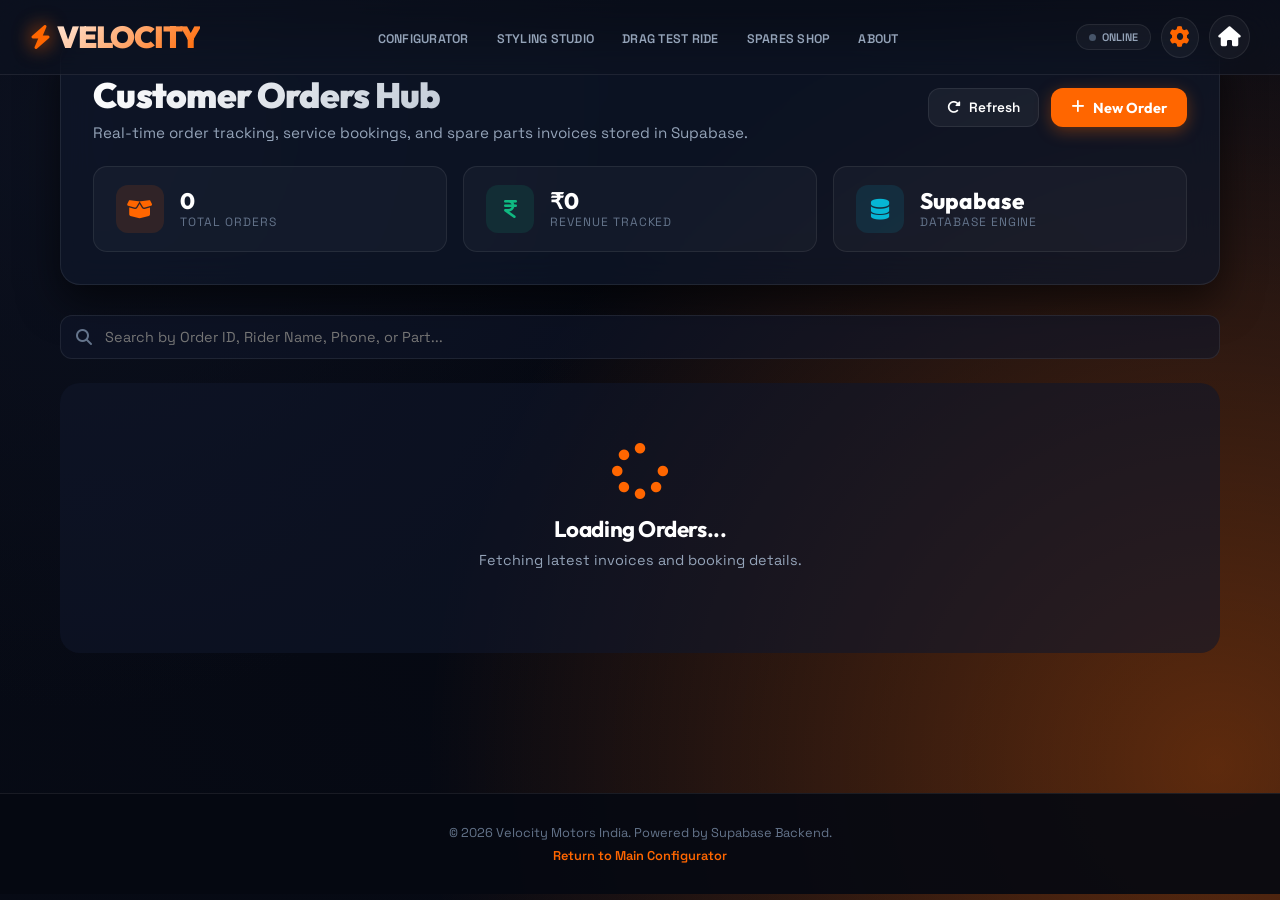
<file: orders.html>
<!DOCTYPE html>
<html lang="en">
<head>
    <meta charset="UTF-8">
    <meta name="viewport" content="width=device-width, initial-scale=1.0">
    <title>My Orders | Velocity Motors</title>
    <!-- FontAwesome Icons -->
    <link rel="stylesheet" href="https://cdnjs.cloudflare.com/ajax/libs/font-awesome/6.4.0/css/all.min.css">
    <!-- Main Design System CSS -->
    <link rel="stylesheet" href="style.css">
    <style>
        /* Additional Custom Styles for Dedicated Orders Page */
        .orders-page-container {
            max-width: 1200px;
            margin: 0 auto;
            padding: 40px 20px 80px;
        }

        .orders-header-card {
            background: rgba(15, 23, 42, 0.7);
            border: 1px solid var(--border-glass);
            backdrop-filter: blur(16px);
            border-radius: 20px;
            padding: 32px;
            margin-bottom: 30px;
            box-shadow: var(--shadow-premium);
        }

        .orders-hero-top {
            display: flex;
            justify-content: space-between;
            align-items: center;
            flex-wrap: wrap;
            gap: 20px;
            margin-bottom: 24px;
        }

        .orders-title-block h1 {
            font-family: 'Outfit', sans-serif;
            font-size: 2.2rem;
            font-weight: 900;
            margin: 0 0 6px 0;
            background: linear-gradient(135deg, #ffffff 0%, #94a3b8 100%);
            -webkit-background-clip: text;
            -webkit-text-fill-color: transparent;
        }

        .orders-title-block p {
            color: var(--text-secondary);
            font-size: 0.95rem;
            margin: 0;
            font-family: 'Space Grotesk', sans-serif;
        }

        .orders-stats-row {
            display: grid;
            grid-template-columns: repeat(auto-fit, minmax(220px, 1fr));
            gap: 16px;
            margin-top: 24px;
        }

        .stat-box {
            background: rgba(255, 255, 255, 0.03);
            border: 1px solid var(--border-glass);
            border-radius: 14px;
            padding: 18px 22px;
            display: flex;
            align-items: center;
            gap: 16px;
        }

        .stat-icon {
            width: 48px;
            height: 48px;
            border-radius: 12px;
            background: rgba(255, 102, 0, 0.12);
            color: var(--accent);
            display: flex;
            align-items: center;
            justify-content: center;
            font-size: 1.3rem;
            flex-shrink: 0;
        }

        .stat-val {
            font-family: 'Outfit', sans-serif;
            font-size: 1.4rem;
            font-weight: 800;
            color: #fff;
            line-height: 1.2;
        }

        .stat-lbl {
            font-family: 'Space Grotesk', sans-serif;
            font-size: 0.75rem;
            color: var(--text-muted);
            text-transform: uppercase;
            letter-spacing: 0.08em;
        }

        /* Controls & Filter Bar */
        .orders-filter-bar {
            display: flex;
            justify-content: space-between;
            align-items: center;
            flex-wrap: wrap;
            gap: 16px;
            margin-bottom: 24px;
        }

        .search-box-wrapper {
            position: relative;
            flex: 1;
            min-width: 280px;
        }

        .search-box-wrapper i {
            position: absolute;
            left: 16px;
            top: 50%;
            transform: translateY(-50%);
            color: var(--text-muted);
        }

        .search-box-wrapper input {
            width: 100%;
            background: rgba(15, 23, 42, 0.6);
            border: 1px solid var(--border-glass);
            border-radius: 12px;
            padding: 12px 16px 12px 44px;
            color: #fff;
            font-family: 'Space Grotesk', sans-serif;
            font-size: 0.9rem;
            outline: none;
            transition: all 0.3s ease;
        }

        .search-box-wrapper input:focus {
            border-color: var(--accent);
            box-shadow: 0 0 12px var(--accent-glow);
        }

        .action-btns-group {
            display: flex;
            gap: 12px;
        }

        .btn-glass-action {
            background: rgba(255, 255, 255, 0.05);
            border: 1px solid var(--border-glass);
            color: #fff;
            padding: 10px 18px;
            border-radius: 12px;
            font-family: 'Space Grotesk', sans-serif;
            font-size: 0.85rem;
            font-weight: 600;
            cursor: pointer;
            display: flex;
            align-items: center;
            gap: 8px;
            transition: all 0.3s ease;
            text-decoration: none;
        }

        .btn-glass-action:hover {
            background: rgba(255, 255, 255, 0.1);
            border-color: var(--accent);
            transform: translateY(-2px);
        }

        .btn-primary-action {
            background: var(--accent);
            border: none;
            color: #fff;
            padding: 10px 20px;
            border-radius: 12px;
            font-family: 'Outfit', sans-serif;
            font-size: 0.9rem;
            font-weight: 700;
            cursor: pointer;
            display: flex;
            align-items: center;
            gap: 8px;
            transition: all 0.3s ease;
            text-decoration: none;
            box-shadow: 0 4px 16px var(--accent-glow);
        }

        .btn-primary-action:hover {
            transform: translateY(-2px);
            filter: brightness(1.1);
        }

        /* Order Cards List */
        .orders-grid {
            display: grid;
            grid-template-columns: repeat(auto-fill, minmax(360px, 1fr));
            gap: 20px;
        }

        .order-card {
            background: rgba(15, 23, 42, 0.75);
            border: 1px solid var(--border-glass);
            border-radius: 16px;
            padding: 22px;
            backdrop-filter: blur(12px);
            transition: all 0.3s cubic-bezier(0.4, 0, 0.2, 1);
            display: flex;
            flex-direction: column;
            justify-content: space-between;
            position: relative;
            overflow: hidden;
        }

        .order-card::before {
            content: '';
            position: absolute;
            top: 0;
            left: 0;
            width: 4px;
            height: 100%;
            background: var(--accent);
        }

        .order-card:hover {
            transform: translateY(-4px);
            border-color: rgba(255, 255, 255, 0.2);
            box-shadow: 0 12px 30px rgba(0, 0, 0, 0.4);
        }

        .order-card-header {
            display: flex;
            justify-content: space-between;
            align-items: flex-start;
            margin-bottom: 16px;
            padding-bottom: 14px;
            border-bottom: 1px solid var(--border-glass);
        }

        .order-txn-id {
            font-family: 'Space Grotesk', sans-serif;
            font-weight: 700;
            font-size: 1rem;
            color: #fff;
            letter-spacing: 0.05em;
        }

        .order-date {
            font-family: 'Space Grotesk', sans-serif;
            font-size: 0.76rem;
            color: var(--text-muted);
            margin-top: 2px;
        }

        .order-status-badge {
            font-family: 'Space Grotesk', sans-serif;
            font-size: 0.7rem;
            font-weight: 700;
            padding: 4px 10px;
            border-radius: 20px;
            background: rgba(16, 185, 129, 0.15);
            color: #10b981;
            border: 1px solid rgba(16, 185, 129, 0.3);
            text-transform: uppercase;
        }

        .order-customer-info {
            background: rgba(255, 255, 255, 0.02);
            border-radius: 10px;
            padding: 12px;
            margin-bottom: 14px;
            font-size: 0.82rem;
            color: var(--text-secondary);
            font-family: 'Space Grotesk', sans-serif;
        }

        .info-row {
            display: flex;
            align-items: center;
            gap: 8px;
            margin-bottom: 4px;
        }

        .info-row:last-child {
            margin-bottom: 0;
        }

        .info-row i {
            color: var(--accent);
            width: 14px;
        }

        .order-items-list {
            display: flex;
            flex-wrap: wrap;
            gap: 6px;
            margin-bottom: 18px;
        }

        .item-pill {
            background: rgba(255, 255, 255, 0.06);
            border: 1px solid var(--border-glass);
            padding: 4px 10px;
            border-radius: 8px;
            font-size: 0.78rem;
            color: #e2e8f0;
            font-family: 'Space Grotesk', sans-serif;
        }

        .order-card-footer {
            display: flex;
            justify-content: space-between;
            align-items: center;
            padding-top: 14px;
            border-top: 1px solid var(--border-glass);
        }

        .order-total-price {
            font-family: 'Outfit', sans-serif;
            font-size: 1.3rem;
            font-weight: 900;
            color: var(--accent);
        }

        .payment-method-tag {
            font-size: 0.75rem;
            color: var(--text-muted);
            font-family: 'Space Grotesk', sans-serif;
        }

        /* Empty state */
        .empty-orders-card {
            background: rgba(15, 23, 42, 0.6);
            border: 1px dashed var(--border-glass);
            border-radius: 20px;
            padding: 60px 20px;
            text-align: center;
            grid-column: 1 / -1;
        }

        .empty-orders-card i {
            font-size: 3.5rem;
            color: var(--text-muted);
            margin-bottom: 16px;
        }

        .empty-orders-card h3 {
            font-family: 'Outfit', sans-serif;
            font-size: 1.4rem;
            color: #fff;
            margin-bottom: 8px;
        }

        .empty-orders-card p {
            color: var(--text-secondary);
            font-family: 'Space Grotesk', sans-serif;
            font-size: 0.9rem;
            margin-bottom: 24px;
        }
    </style>
</head>
<body data-theme="ktm">

    <!-- Header Navigation -->
    <header>
        <nav class="navbar" id="top-nav">
            <div class="logo">
                <a href="index.html" style="text-decoration: none; color: inherit; display: flex; align-items: center;">
                    <i class="fa fa-bolt" style="color: var(--accent); filter: drop-shadow(0 0 10px var(--accent)); font-size: 1.5rem;"></i>
                    <span style="font-weight: 900; font-family: 'Outfit'; font-size: 1.9rem; letter-spacing: -0.04em; margin-left: 6px;">VELOCITY</span>
                </a>
            </div>
            <ul class="nav-links">
                <li><a href="index.html#hero-section">Configurator</a></li>
                <li><a href="index.html#styling-section">Styling Studio</a></li>
                <li><a href="index.html#test-ride-section">Drag Test Ride</a></li>
                <li><a href="index.html#parts-section">Spares Shop</a></li>
                <li><a href="index.html#about-section">About</a></li>
            </ul>
            <div class="nav-actions">
                <!-- Supabase Connection Status Indicator -->
                <div class="server-status-pill" id="server-status-pill" title="Supabase Connection Status" onclick="openSupabaseSettingsModal()" style="cursor: pointer;">
                    <span id="server-status-dot" style="width:7px; height:7px; border-radius:50%; background:#475569; display:inline-block; transition: background 0.4s;"></span>
                    <span id="server-status-text" class="server-status-text">ONLINE</span>
                </div>
                <!-- Supabase Config Gear Button -->
                <button class="cart-icon-btn" id="open-supabase-settings-btn" onclick="openSupabaseSettingsModal()" title="Supabase Settings (URL & Anon Key)">
                    <i class="fa fa-gear" style="color: var(--accent);"></i>
                </button>
                <!-- Back to Main Configurator Button -->
                <a href="index.html" class="cart-icon-btn" title="Back to Configurator & Shop">
                    <i class="fa fa-home"></i>
                </a>
            </div>
        </nav>
    </header>

    <!-- Main Content -->
    <main>
        <div class="orders-page-container">
            
            <!-- Page Header Card -->
            <div class="orders-header-card">
                <div class="orders-hero-top">
                    <div class="orders-title-block">
                        <h1>Customer Orders Hub</h1>
                        <p>Real-time order tracking, service bookings, and spare parts invoices stored in Supabase.</p>
                    </div>
                    <div class="action-btns-group">
                        <button onclick="fetchOrdersFromSupabase()" class="btn-glass-action" title="Refresh data from database">
                            <i class="fa fa-rotate-right"></i> Refresh
                        </button>
                        <a href="index.html#parts-section" class="btn-primary-action">
                            <i class="fa fa-plus"></i> New Order
                        </a>
                    </div>
                </div>

                <!-- Stats Summary Row -->
                <div class="orders-stats-row">
                    <div class="stat-box">
                        <div class="stat-icon"><i class="fa fa-box-open"></i></div>
                        <div>
                            <div class="stat-val" id="stat-total-orders">0</div>
                            <div class="stat-lbl">Total Orders</div>
                        </div>
                    </div>
                    <div class="stat-box">
                        <div class="stat-icon" style="background: rgba(16, 185, 129, 0.12); color: #10b981;"><i class="fa fa-indian-rupee-sign"></i></div>
                        <div>
                            <div class="stat-val" id="stat-total-revenue">₹0</div>
                            <div class="stat-lbl">Revenue Tracked</div>
                        </div>
                    </div>
                    <div class="stat-box">
                        <div class="stat-icon" style="background: rgba(6, 182, 212, 0.12); color: #06b6d4;"><i class="fa fa-database"></i></div>
                        <div>
                            <div class="stat-val" id="stat-db-source">Supabase</div>
                            <div class="stat-lbl">Database Engine</div>
                        </div>
                    </div>
                </div>
            </div>

            <!-- Filter & Search Bar -->
            <div class="orders-filter-bar">
                <div class="search-box-wrapper">
                    <i class="fa fa-search"></i>
                    <input type="text" id="orders-search-input" placeholder="Search by Order ID, Rider Name, Phone, or Part..." oninput="handleSearchOrders()">
                </div>
            </div>

            <!-- Orders Container Grid -->
            <div id="orders-grid-container" class="orders-grid">
                <!-- Loading State -->
                <div class="empty-orders-card" style="border: none;">
                    <i class="fa fa-spinner fa-spin" style="color: var(--accent);"></i>
                    <h3>Loading Orders from Supabase...</h3>
                    <p>Fetching latest invoices and booking details.</p>
                </div>
            </div>

        </div>
    </main>

    <!-- Footer -->
    <footer style="margin-top: 60px; padding: 30px 20px; border-top: 1px solid var(--border-glass); text-align: center; font-family: 'Space Grotesk', sans-serif; color: var(--text-muted); font-size: 0.8rem;">
        <div>&copy; 2026 Velocity Motors India. Powered by Supabase Backend.</div>
        <div style="margin-top: 6px;">
            <a href="index.html" style="color: var(--accent); text-decoration: none; font-weight: 600;">Return to Main Configurator</a>
        </div>
    </footer>

    <!-- Supabase SDK & Config Scripts -->
    <script src="supabase-sdk.js"></script>
    <script src="supabase.js"></script>

    <!-- Orders Page Logic -->
    <script>
        let allFetchedOrders = [];

        function getSupabaseClient() {
            if (typeof supabase !== 'undefined' && supabase && typeof supabase.from === 'function') {
                return supabase;
            }
            if (window.supabase && typeof window.supabase.from === 'function') {
                return window.supabase;
            }
            return null;
        }

        async function updateStatusPill() {
            const dot = document.getElementById('server-status-dot');
            const text = document.getElementById('server-status-text');
            if (!dot || !text) return;

            try {
                const client = getSupabaseClient();
                if (!client) throw new Error("No client");
                await client.from('orders').select('id', { count: 'exact', head: true });
                
                dot.style.background = '#10b981';
                dot.style.boxShadow = '0 0 8px #10b981';
                text.textContent = 'ONLINE';
                text.style.color = '#10b981';
            } catch (e) {
                dot.style.background = '#ef4444';
                dot.style.boxShadow = '0 0 8px #ef4444';
                text.textContent = 'OFFLINE';
                text.style.color = '#ef4444';
            }
        }

        async function fetchOrdersFromSupabase() {
            const grid = document.getElementById('orders-grid-container');
            if (!grid) return;

            grid.innerHTML = `
                <div class="empty-orders-card" style="border: none;">
                    <i class="fa fa-spinner fa-spin" style="color: var(--accent);"></i>
                    <h3>Loading Orders...</h3>
                    <p>Fetching latest invoices and booking details.</p>
                </div>
            `;

            let supabaseOrders = [];
            let localOrders = [];
            
            try {
                localOrders = JSON.parse(localStorage.getItem('VELOCITY_LOCAL_ORDERS') || '[]');
            } catch (e) {
                console.warn("Could not read local orders:", e);
            }

            try {
                const client = getSupabaseClient();
                if (client) {
                    const { data, error } = await client
                        .from('orders')
                        .select('*')
                        .order('created_at', { ascending: false });

                    if (!error && data) {
                        supabaseOrders = data.map(row => {
                            let center = 'Walk-in Hub';
                            let apptDate = '';
                            let apptTime = '';
                            let payMethod = 'Online';
                            let itemsList = ['Custom Bike Fitment'];

                            if (row.address) {
                                const parts = row.address.split(' | ');
                                parts.forEach(p => {
                                    if (p.startsWith('Center: ')) center = p.replace('Center: ', '');
                                    else if (p.startsWith('Appt: ')) {
                                        const apptInfo = p.replace('Appt: ', '');
                                        const apptParts = apptInfo.split(' @ ');
                                        apptDate = apptParts[0] || '';
                                        apptTime = apptParts[1] || '';
                                    } else if (p.startsWith('Pay: ')) {
                                        payMethod = p.replace('Pay: ', '');
                                    } else if (p.startsWith('Items: ')) {
                                        const itemsStr = p.replace('Items: ', '');
                                        itemsList = itemsStr.split(', ');
                                    }
                                });
                            }

                            return {
                                id: `TXN-${row.id}`,
                                date: new Date(row.created_at).toLocaleDateString('en-IN', {
                                    year: 'numeric', month: 'short', day: 'numeric', hour: '2-digit', minute: '2-digit'
                                }),
                                customer_name: row.customer_name || 'Walk-in Rider',
                                phone: row.phone || 'N/A',
                                center: center,
                                apptDate: apptDate,
                                apptTime: apptTime,
                                paymentMethod: payMethod,
                                items: itemsList,
                                total: row.total || 0,
                                source: 'Supabase'
                            };
                        });
                    }
                }
            } catch (err) {
                console.warn("Supabase fetch note:", err);
            }

            // Convert local orders to uniform structure
            const formattedLocal = localOrders.map(lo => ({
                id: lo.id || 'TXN-LOCAL',
                date: lo.date || new Date().toLocaleDateString('en-IN'),
                customer_name: (lo.booking && lo.booking.rider) ? lo.booking.rider : 'Walk-in Customer',
                phone: (lo.booking && lo.booking.phone) ? lo.booking.phone : 'N/A',
                center: (lo.booking && lo.booking.center) ? lo.booking.center : 'Walk-in Hub',
                apptDate: (lo.booking && lo.booking.date) ? lo.booking.date : '',
                apptTime: (lo.booking && lo.booking.time) ? lo.booking.time : '',
                paymentMethod: lo.paymentMethod || 'Online',
                items: lo.items || ['Custom Spares'],
                total: lo.total || 0,
                source: 'Local Storage'
            }));

            // Deduplicate: preference to Supabase records if matched
            const combined = [...supabaseOrders];
            formattedLocal.forEach(lo => {
                const match = combined.some(so => so.id === lo.id || (so.total === lo.total && so.customer_name === lo.customer_name));
                if (!match) combined.push(lo);
            });

            allFetchedOrders = combined;
            renderOrdersList(allFetchedOrders);
            updateStats(allFetchedOrders);
        }

        function updateStats(orders) {
            const countEl = document.getElementById('stat-total-orders');
            const revEl = document.getElementById('stat-total-revenue');
            
            if (countEl) countEl.textContent = orders.length;
            if (revEl) {
                const totalRev = orders.reduce((sum, o) => sum + (Number(o.total) || 0), 0);
                revEl.textContent = `₹${totalRev.toLocaleString('en-IN')}`;
            }
        }

        function renderOrdersList(orders) {
            const grid = document.getElementById('orders-grid-container');
            if (!grid) return;

            if (orders.length === 0) {
                grid.innerHTML = `
                    <div class="empty-orders-card">
                        <i class="fa fa-box-open"></i>
                        <h3>No Orders Found</h3>
                        <p>There are no orders stored in your Supabase database yet.</p>
                        <a href="index.html#parts-section" class="btn-primary-action" style="display:inline-flex;">
                            <i class="fa fa-shopping-basket"></i> Browse Spares & Shop
                        </a>
                    </div>
                `;
                return;
            }

            grid.innerHTML = orders.map(order => `
                <div class="order-card">
                    <div>
                        <div class="order-card-header">
                            <div>
                                <div class="order-txn-id">${order.id}</div>
                                <div class="order-date"><i class="fa fa-clock" style="margin-right:4px;"></i>${order.date}</div>
                            </div>
                            <span class="order-status-badge">Synced · Live</span>
                        </div>

                        <div class="order-customer-info">
                            <div class="info-row">
                                <i class="fa fa-user"></i>
                                <span><strong>${order.customer_name}</strong></span>
                            </div>
                            <div class="info-row">
                                <i class="fa fa-phone"></i>
                                <span>${order.phone}</span>
                            </div>
                            <div class="info-row">
                                <i class="fa fa-location-dot"></i>
                                <span>${order.center} ${order.apptDate ? `(${order.apptDate} ${order.apptTime})` : ''}</span>
                            </div>
                        </div>

                        <div class="order-items-list">
                            ${order.items.map(item => `<span class="item-pill"><i class="fa fa-check" style="color:var(--accent); font-size:0.65rem; margin-right:4px;"></i>${item}</span>`).join('')}
                        </div>
                    </div>

                    <div class="order-card-footer">
                        <div>
                            <div style="font-size:0.68rem; color:var(--text-muted); font-family:'Space Grotesk',sans-serif;">TOTAL INVOICE</div>
                            <div class="order-total-price">₹${Number(order.total).toLocaleString('en-IN')}</div>
                        </div>
                        <div class="payment-method-tag">
                            <i class="fa fa-credit-card" style="margin-right:4px; color:var(--accent);"></i> ${order.paymentMethod}
                        </div>
                    </div>
                </div>
            `).join('');
        }

        function handleSearchOrders() {
            const query = (document.getElementById('orders-search-input')?.value || '').toLowerCase().trim();
            if (!query) {
                renderOrdersList(allFetchedOrders);
                return;
            }

            const filtered = allFetchedOrders.filter(order => {
                const matchId = order.id.toLowerCase().includes(query);
                const matchName = order.customer_name.toLowerCase().includes(query);
                const matchPhone = order.phone.toLowerCase().includes(query);
                const matchCenter = order.center.toLowerCase().includes(query);
                const matchItems = order.items.some(item => item.toLowerCase().includes(query));
                return matchId || matchName || matchPhone || matchCenter || matchItems;
            });

            renderOrdersList(filtered);
        }

        // Initialize Page
        document.addEventListener('DOMContentLoaded', () => {
            updateStatusPill();
            fetchOrdersFromSupabase();
            setInterval(updateStatusPill, 15000);
        });
    </script>

    <!-- ============================================ -->
    <!-- SUPABASE CONFIGURATION SETTINGS MODAL        -->
    <!-- ============================================ -->
    <div id="supabase-settings-modal" style="display:none; position:fixed; inset:0; background:rgba(2,6,23,0.85); backdrop-filter:blur(10px); z-index:10000; align-items:center; justify-content:center; padding:20px;">
        <div style="max-width:540px; width:100%; background:rgba(15,23,42,0.95); border:1px solid var(--border-glass); border-radius:20px; padding:28px; box-shadow:var(--shadow-premium); position:relative;">
            <div style="display:flex; justify-content:space-between; align-items:center; margin-bottom:20px;">
                <div style="display:flex; align-items:center; gap:12px;">
                    <div style="width:42px; height:42px; border-radius:12px; background:rgba(255,102,0,0.15); display:flex; align-items:center; justify-content:center; color:var(--accent); font-size:1.3rem;">
                        <i class="fa fa-database"></i>
                    </div>
                    <div>
                        <h3 style="font-family:'Outfit',sans-serif; font-size:1.3rem; font-weight:800; margin:0; color:#fff;">Supabase Credentials</h3>
                        <p style="font-size:0.75rem; color:var(--text-muted); margin:0; font-family:'Space Grotesk',sans-serif;">Enter your Supabase URL & Anon Key directly on the site</p>
                    </div>
                </div>
                <button onclick="closeSupabaseSettingsModal()" style="background:rgba(255,255,255,0.05); border:1px solid var(--border-glass); color:#fff; width:32px; height:32px; border-radius:50%; cursor:pointer;">✕</button>
            </div>

            <form onsubmit="handleSaveSupabaseConfig(event)">
                <div style="margin-bottom:16px;">
                    <label style="display:block; font-size:0.78rem; font-family:'Space Grotesk',sans-serif; color:var(--text-secondary); margin-bottom:6px; font-weight:600;">SUPABASE PROJECT URL</label>
                    <input type="url" id="ui-supabase-url" placeholder="https://your-project.supabase.co" required style="width:100%; background:rgba(255,255,255,0.05); border:1px solid var(--border-glass); border-radius:10px; padding:12px 14px; color:#fff; font-family:'Space Grotesk',sans-serif; font-size:0.88rem; outline:none;">
                </div>

                <div style="margin-bottom:24px;">
                    <label style="display:block; font-size:0.78rem; font-family:'Space Grotesk',sans-serif; color:var(--text-secondary); margin-bottom:6px; font-weight:600;">SUPABASE ANON KEY</label>
                    <textarea id="ui-supabase-key" rows="4" placeholder="eyJhbGciOi..." required style="width:100%; background:rgba(255,255,255,0.05); border:1px solid var(--border-glass); border-radius:10px; padding:12px 14px; color:#fff; font-family:'Space Grotesk',sans-serif; font-size:0.82rem; outline:none; resize:none;"></textarea>
                </div>

                <div style="display:flex; justify-content:space-between; align-items:center; gap:10px;">
                    <button type="button" onclick="resetSupabaseCredentialsFromUI()" style="background:rgba(239,68,68,0.15); border:1px solid rgba(239,68,68,0.3); color:#ef4444; padding:10px 16px; border-radius:10px; font-family:'Space Grotesk',sans-serif; font-size:0.82rem; font-weight:700; cursor:pointer;">Reset to Default</button>
                    <div style="display:flex; gap:10px;">
                        <button type="button" onclick="closeSupabaseSettingsModal()" style="background:rgba(255,255,255,0.05); border:1px solid var(--border-glass); color:#fff; padding:10px 16px; border-radius:10px; font-family:'Space Grotesk',sans-serif; font-size:0.82rem; cursor:pointer;">Cancel</button>
                        <button type="submit" style="background:var(--accent); border:none; color:#fff; padding:10px 20px; border-radius:10px; font-family:'Outfit',sans-serif; font-size:0.88rem; font-weight:800; cursor:pointer; box-shadow:0 4px 14px var(--accent-glow);">Save & Connect</button>
                    </div>
                </div>
            </form>
        </div>
    </div>

    <script>
        function openSupabaseSettingsModal() {
            const modal = document.getElementById('supabase-settings-modal');
            if (!modal) return;
            const creds = window.getActiveSupabaseCredentials ? window.getActiveSupabaseCredentials() : { url: '', key: '' };
            document.getElementById('ui-supabase-url').value = creds.url;
            document.getElementById('ui-supabase-key').value = creds.key;
            modal.style.display = 'flex';
        }
        function closeSupabaseSettingsModal() {
            const modal = document.getElementById('supabase-settings-modal');
            if (modal) modal.style.display = 'none';
        }
        function handleSaveSupabaseConfig(e) {
            e.preventDefault();
            const url = document.getElementById('ui-supabase-url').value;
            const key = document.getElementById('ui-supabase-key').value;
            window.saveSupabaseCredentialsFromUI(url, key);
        }
    </script>
</body>
</html>
</file>
<file: style.css>
@import url('https://fonts.googleapis.com/css2?family=Outfit:wght@300;400;500;600;700;800&family=Space+Grotesk:wght@400;500;600;700&display=swap');

/* Color Variables */
:root {
    --bg-dark: #050811;
    --bg-card: rgba(13, 18, 33, 0.7);
    --bg-glass: rgba(13, 18, 33, 0.5);
    --border-glass: rgba(255, 255, 255, 0.08);
    --text-primary: #ffffff;
    --text-secondary: #94a3b8;
    --text-muted: #64748b;
    --shadow-premium: 0 16px 40px rgba(0, 0, 0, 0.6);

    /* Dynamic Accents */
    --accent: #ff6600;
    --accent-glow: rgba(255, 102, 0, 0.4);
}

/* Preset Themes dynamically toggled via Javascript on body */
[data-theme="ktm"] {
    --accent: #ff6600;
    --accent-glow: rgba(255, 102, 0, 0.35);
}

[data-theme="yamaha"] {
    --accent: #0066ff;
    --accent-glow: rgba(0, 102, 255, 0.35);
}

[data-theme="royal_enfield"] {
    --accent: #10b981;
    --accent-glow: rgba(16, 185, 129, 0.35);
}

[data-theme="pulsar"] {
    --accent: #ef4444;
    --accent-glow: rgba(239, 68, 68, 0.35);
}

[data-theme="splendor"] {
    --accent: #06b6d4;
    --accent-glow: rgba(6, 182, 212, 0.35);
}

[data-theme="cyan"] {
    --accent: #06b6d4;
    --accent-glow: rgba(6, 182, 212, 0.35);
}

[data-theme="pink"] {
    --accent: #ec4899;
    --accent-glow: rgba(236, 72, 153, 0.35);
}

[data-theme="yellow"] {
    --accent: #eab308;
    --accent-glow: rgba(234, 179, 8, 0.35);
}

/* Reset & Base Styles */
* {
    margin: 0;
    padding: 0;
    box-sizing: border-box;
    scroll-behavior: smooth;
}

body {
    background-color: var(--bg-dark);
    color: var(--text-primary);
    font-family: 'Space Grotesk', sans-serif;
    min-height: 100vh;
    overflow-x: hidden;
    background-image:
        radial-gradient(circle at 5% 15%, rgba(13, 18, 33, 0.8) 0%, transparent 40%),
        radial-gradient(circle at 95% 85%, var(--accent-glow) 0%, transparent 55%),
        radial-gradient(circle at 50% 50%, rgba(5, 8, 17, 1) 0%, rgba(13, 18, 33, 0.25) 100%);
    background-attachment: fixed;
    transition: background-image 0.5s ease, background-color 0.5s ease;
}

h1,
h2,
h3,
h4,
h5,
h6 {
    font-family: 'Outfit', sans-serif;
    font-weight: 700;
    letter-spacing: -0.02em;
}

/* Custom Scrollbar */
::-webkit-scrollbar {
    width: 8px;
}

::-webkit-scrollbar-track {
    background: var(--bg-dark);
}

::-webkit-scrollbar-thumb {
    background: rgba(255, 255, 255, 0.1);
    border-radius: 10px;
    border: 2px solid var(--bg-dark);
}

::-webkit-scrollbar-thumb:hover {
    background: var(--accent);
}

/* Sticky Navbar */
header {
    position: fixed;
    top: 0;
    left: 0;
    width: 100%;
    z-index: 1000;
    background: var(--bg-glass);
    backdrop-filter: blur(20px);
    -webkit-backdrop-filter: blur(20px);
    border-bottom: 1px solid var(--border-glass);
    transition: all 0.3s ease;
}

header.scrolled {
    padding: 8px 0;
    background: rgba(5, 8, 17, 0.92);
}

.navbar {
    max-width: 1400px;
    margin: 0 auto;
    padding: 15px 30px;
    display: flex;
    justify-content: space-between;
    align-items: center;
}

.logo {
    display: flex;
    align-items: center;
    gap: 12px;
    font-size: 1.6rem;
    font-weight: 800;
    background: linear-gradient(135deg, #ffffff 0%, var(--accent) 100%);
    -webkit-background-clip: text;
    -webkit-text-fill-color: transparent;
}

.logo i {
    -webkit-text-fill-color: initial;
    color: var(--accent);
    filter: drop-shadow(0 0 8px var(--accent));
}

.nav-links {
    display: flex;
    flex-wrap: nowrap;
    white-space: nowrap;
    gap: 12px;
    list-style: none;
    align-items: center;
}

.nav-links a {
    color: var(--text-secondary);
    text-decoration: none;
    font-weight: 600;
    font-size: 0.78rem;
    letter-spacing: 0.02em;
    transition: all 0.25s ease;
    position: relative;
    padding: 4px 8px;
    border-radius: 6px;
    font-family: 'Space Grotesk', sans-serif;
    text-transform: uppercase;
}

.nav-links a::after {
    content: '';
    position: absolute;
    bottom: -2px;
    left: 8px;
    width: 0;
    height: 2px;
    background-color: var(--accent);
    transition: width 0.25s ease;
}

.nav-links a:hover {
    color: var(--text-primary);
    background: rgba(255, 255, 255, 0.04);
}

.nav-links a:hover::after {
    width: calc(100% - 16px);
}

.nav-actions {
    display: flex;
    align-items: center;
    gap: 10px;
    white-space: nowrap;
}

/* Custom Led Lights Swatch */
.theme-picker {
    display: flex;
    gap: 8px;
    background: rgba(255, 255, 255, 0.03);
    border: 1px solid var(--border-glass);
    padding: 6px 12px;
    border-radius: 30px;
}

.color-dot {
    width: 14px;
    height: 14px;
    border-radius: 50%;
    cursor: pointer;
    border: 2px solid transparent;
    transition: all 0.2s ease;
}

.color-dot.active {
    border-color: #ffffff;
    transform: scale(1.2);
}

.color-dot.ktm {
    background: #ff6600;
    box-shadow: 0 0 6px rgba(255, 102, 0, 0.8);
}

.color-dot.yamaha {
    background: #0066ff;
    box-shadow: 0 0 6px rgba(0, 102, 255, 0.8);
}

.color-dot.re {
    background: #10b981;
    box-shadow: 0 0 6px rgba(16, 185, 129, 0.8);
}

.color-dot.pulsar {
    background: #ef4444;
    box-shadow: 0 0 6px rgba(239, 68, 68, 0.8);
}

.color-dot.cyan {
    background: #06b6d4;
    box-shadow: 0 0 6px rgba(6, 182, 212, 0.8);
}

.color-dot.pink {
    background: #ec4899;
    box-shadow: 0 0 6px rgba(236, 72, 153, 0.8);
}

.cart-icon-btn {
    background: transparent;
    border: none;
    color: var(--text-primary);
    font-size: 1.25rem;
    cursor: pointer;
    position: relative;
    padding: 8px;
    border-radius: 50%;
    background: rgba(255, 255, 255, 0.04);
    border: 1px solid var(--border-glass);
    transition: all 0.3s ease;
}

.cart-icon-btn:hover {
    background: rgba(255, 255, 255, 0.08);
    transform: translateY(-2px);
    border-color: var(--accent);
}

.cart-badge {
    position: absolute;
    top: -4px;
    right: -4px;
    background: var(--accent);
    color: white;
    font-size: 0.68rem;
    font-weight: 700;
    width: 18px;
    height: 18px;
    border-radius: 50%;
    display: flex;
    justify-content: center;
    align-items: center;
    box-shadow: 0 0 8px var(--accent-glow);
}

/* Backend server status pill */
.server-status-pill {
    display: flex;
    align-items: center;
    gap: 6px;
    background: rgba(255, 255, 255, 0.04);
    border: 1px solid var(--border-glass);
    border-radius: 20px;
    padding: 5px 12px;
    cursor: pointer;
    flex-shrink: 0;
}

.server-status-text {
    font-size: 0.68rem;
    font-family: 'Space Grotesk', sans-serif;
    color: var(--text-secondary);
    font-weight: 600;
    white-space: nowrap;
}

/* Comparison modal picker row */
.cmp-picker-row {
    display: grid;
    grid-template-columns: 1fr auto 1fr;
    gap: 16px;
    align-items: center;
    margin-bottom: 24px;
}

.cmp-picker-col {
    min-width: 0;
}

.cmp-vs-badge {
    flex-shrink: 0;
}

/* Configurator Layout (Split Column View) */
.hero {
    min-height: 100vh;
    padding: 130px 30px 40px 30px;
    max-width: 1400px;
    margin: 0 auto;
    display: flex;
    flex-direction: column;
    justify-content: center;
}

.configurator-grid {
    display: grid;
    grid-template-columns: 380px 1fr;
    gap: 40px;
    margin-top: 25px;
    align-items: start;
}

.configurator-panel {
    display: flex;
    flex-direction: column;
    gap: 24px;
    z-index: 10;
}

.visualizer-panel {
    position: relative;
    width: 100%;
    display: flex;
    flex-direction: column;
    align-items: center;
    justify-content: center;
}

.bike-brand-badge {
    color: var(--accent);
    text-transform: uppercase;
    letter-spacing: 0.2em;
    font-size: 0.85rem;
    font-weight: 700;
    margin-bottom: 4px;
    display: inline-block;
}

.bike-title {
    font-size: 2.8rem;
    line-height: 1.1;
    margin-bottom: 12px;
    background: linear-gradient(to right, #ffffff, #94a3b8);
    -webkit-background-clip: text;
    -webkit-text-fill-color: transparent;
}

.bike-summary {
    color: var(--text-secondary);
    font-size: 0.95rem;
    line-height: 1.5;
}

/* Specs Glass Card */
.specs-card {
    background: var(--bg-card);
    border: 1px solid var(--border-glass);
    border-radius: 20px;
    padding: 24px;
    box-shadow: var(--shadow-premium);
    backdrop-filter: blur(15px);
}

.specs-card-title {
    font-size: 1.05rem;
    font-weight: 700;
    margin-bottom: 18px;
    display: flex;
    justify-content: space-between;
    align-items: center;
    border-bottom: 1px solid var(--border-glass);
    padding-bottom: 10px;
}

.specs-card-title span:first-child {
    color: #ffffff;
}

.specs-card-title span:last-child {
    color: var(--accent);
    font-size: 0.8rem;
    text-transform: uppercase;
    letter-spacing: 0.05em;
}

.spec-row {
    margin-bottom: 16px;
}

.spec-row:last-child {
    margin-bottom: 0;
}

.spec-labels {
    display: flex;
    justify-content: space-between;
    font-size: 0.85rem;
    margin-bottom: 6px;
}

.spec-name {
    color: var(--text-secondary);
}

.spec-val-container {
    display: flex;
    align-items: center;
    gap: 8px;
}

.spec-val {
    font-weight: 700;
    color: #ffffff;
}

.spec-change {
    font-size: 0.78rem;
    font-weight: 600;
    color: #10b981;
    background: rgba(16, 185, 129, 0.1);
    padding: 1px 6px;
    border-radius: 4px;
    opacity: 0;
    transform: translateY(3px);
    transition: all 0.3s ease;
}

.spec-change.active {
    opacity: 1;
    transform: translateY(0);
}

.spec-bar-track {
    height: 6px;
    background: rgba(255, 255, 255, 0.05);
    border-radius: 10px;
    overflow: hidden;
}

.spec-bar-fill {
    height: 100%;
    background: var(--accent);
    border-radius: 10px;
    width: 0;
    box-shadow: 0 0 8px var(--accent);
    transition: width 0.6s cubic-bezier(0.16, 1, 0.3, 1);
}

/* Audio Ignition Console Card */
.audio-card {
    background: var(--bg-card);
    border: 1px solid var(--border-glass);
    border-radius: 20px;
    padding: 20px;
    box-shadow: var(--shadow-premium);
    backdrop-filter: blur(15px);
    display: flex;
    align-items: center;
    justify-content: space-between;
    gap: 15px;
}

.audio-info h4 {
    font-size: 0.95rem;
    margin-bottom: 3px;
    color: #ffffff;
    display: flex;
    align-items: center;
    gap: 6px;
}

.audio-info p {
    color: var(--text-muted);
    font-size: 0.78rem;
}

.audio-controls {
    display: flex;
    align-items: center;
    gap: 12px;
}

.ignition-key {
    background: rgba(255, 255, 255, 0.04);
    border: 1px solid var(--border-glass);
    width: 46px;
    height: 46px;
    border-radius: 50%;
    display: flex;
    align-items: center;
    justify-content: center;
    cursor: pointer;
    color: #ef4444;
    font-size: 1.1rem;
    box-shadow: inset 0 2px 5px rgba(0, 0, 0, 0.5);
    transition: all 0.3s cubic-bezier(0.16, 1, 0.3, 1);
}

.ignition-key:hover {
    transform: scale(1.05);
}

.ignition-key.active {
    color: #10b981;
    border-color: #10b981;
    box-shadow: 0 0 15px rgba(16, 185, 129, 0.4), inset 0 1px 3px rgba(255, 255, 255, 0.2);
    animation: pulseGlow 1.5s infinite alternate;
}

.rev-pedal {
    background: var(--accent);
    color: #ffffff;
    border: none;
    padding: 10px 18px;
    border-radius: 30px;
    font-weight: 700;
    font-size: 0.85rem;
    cursor: pointer;
    display: flex;
    align-items: center;
    gap: 6px;
    transition: all 0.2s ease;
    box-shadow: 0 4px 10px var(--accent-glow);
    user-select: none;
    opacity: 0.5;
    pointer-events: none;
}

.ignition-key.active+.rev-pedal {
    opacity: 1;
    pointer-events: auto;
}

.rev-pedal:hover {
    transform: translateY(-1px);
}

.rev-pedal:active {
    transform: translateY(1px);
    background: #ffffff;
    color: #000000;
}

@keyframes pulseGlow {
    0% {
        box-shadow: 0 0 8px rgba(16, 185, 129, 0.2);
    }

    100% {
        box-shadow: 0 0 18px rgba(16, 185, 129, 0.6);
    }
}

/* Visualizer Bike Section */
.interactive-container {
    position: relative;
    width: 100%;
    aspect-ratio: 16/10;
    border-radius: 24px;
    background: var(--bg-glass);
    border: 1px solid var(--border-glass);
    box-shadow: var(--shadow-premium);
    backdrop-filter: blur(10px);
    display: flex;
    justify-content: center;
    align-items: center;
    overflow: visible;
}

.bike-image-wrapper {
    position: relative;
    width: 85%;
    height: 85%;
    display: flex;
    justify-content: center;
    align-items: center;
}

.bike-image-wrapper img {
    max-width: 100%;
    max-height: 100%;
    object-fit: contain;
    filter: drop-shadow(0 20px 35px rgba(0, 0, 0, 0.85));
    transition: all 0.5s cubic-bezier(0.16, 1, 0.3, 1);
}

/* Pulsing Hotspots with Visible Labels */
.hotspot {
    position: absolute;
    width: 20px;
    height: 20px;
    border-radius: 50%;
    background: var(--accent);
    cursor: pointer;
    z-index: 10;
    transition: all 0.3s cubic-bezier(0.16, 1, 0.3, 1);
    border: 3px solid rgba(255, 255, 255, 0.9);
    box-shadow: 0 0 10px var(--accent);
}

.hotspot::before {
    content: '';
    position: absolute;
    top: -10px;
    left: -10px;
    right: -10px;
    bottom: -10px;
    border-radius: 50%;
    background: var(--accent-glow);
    animation: pulse 2.2s infinite;
    z-index: -1;
}

.hotspot:hover {
    transform: scale(1.25);
    background: #ffffff;
    border-color: var(--accent);
    box-shadow: 0 0 20px var(--accent);
}

/* Flat Floating Label next to dot */
.hotspot-label {
    position: absolute;
    left: 28px;
    top: 50%;
    transform: translateY(-50%);
    font-size: 0.68rem;
    font-weight: 700;
    white-space: nowrap;
    background: rgba(5, 8, 17, 0.85);
    color: #ffffff;
    padding: 3px 8px;
    border-radius: 4px;
    border: 1px solid var(--border-glass);
    backdrop-filter: blur(4px);
    letter-spacing: 0.05em;
    text-transform: uppercase;
    box-shadow: 0 4px 10px rgba(0, 0, 0, 0.4);
    transition: all 0.3s ease;
    opacity: 0.85;
    pointer-events: none;
}

.hotspot:hover .hotspot-label {
    opacity: 1;
    background: var(--accent);
    border-color: #ffffff;
    transform: translateY(-50%) scale(1.05);
}

/* Hotspot Info Popup Overlay */
.hotspot-info {
    position: absolute;
    bottom: 30px;
    left: 50%;
    transform: translateX(-50%) translateY(10px);
    width: 270px;
    padding: 16px;
    background: rgba(10, 15, 28, 0.96);
    border: 1px solid var(--accent);
    border-radius: 16px;
    color: var(--text-primary);
    font-size: 0.9rem;
    opacity: 0;
    visibility: hidden;
    transition: all 0.4s cubic-bezier(0.16, 1, 0.3, 1);
    z-index: 20;
    box-shadow: 0 10px 30px rgba(0, 0, 0, 0.7), 0 0 20px rgba(var(--accent), 0.15);
    backdrop-filter: blur(15px);
    pointer-events: none;
}

.hotspot-info::after {
    content: '';
    position: absolute;
    top: 100%;
    left: 50%;
    margin-left: -8px;
    border-width: 8px;
    border-style: solid;
    border-color: rgba(10, 15, 28, 0.96) transparent transparent transparent;
}

.hotspot:hover .hotspot-info,
.hotspot.active .hotspot-info {
    opacity: 1;
    visibility: visible;
    transform: translateX(-50%) translateY(0);
    pointer-events: auto;
}

.hotspot-title {
    font-weight: 700;
    font-size: 1rem;
    margin-bottom: 5px;
    color: var(--accent);
    display: flex;
    justify-content: space-between;
    align-items: center;
}

.hotspot-price {
    font-family: 'Outfit', sans-serif;
    color: #ffffff;
    font-size: 0.88rem;
    background: rgba(255, 255, 255, 0.08);
    padding: 1px 6px;
    border-radius: 4px;
    border: 1px solid rgba(255, 255, 255, 0.1);
}

.hotspot-desc {
    color: var(--text-secondary);
    line-height: 1.4;
    margin-bottom: 10px;
    font-size: 0.8rem;
}

.hotspot-action {
    display: block;
    width: 100%;
    text-align: center;
    background: var(--accent);
    color: #ffffff;
    border: none;
    border-radius: 8px;
    padding: 6px 12px;
    font-size: 0.78rem;
    font-weight: 600;
    cursor: pointer;
    transition: all 0.2s ease;
}

.hotspot-action:hover {
    background: #ffffff;
    color: #000000;
}

/* Animations */
@keyframes pulse {
    0% {
        transform: scale(0.95);
        opacity: 0.8;
    }

    50% {
        transform: scale(1.4);
        opacity: 0.35;
    }

    100% {
        transform: scale(1.75);
        opacity: 0;
    }
}

/* Bike Selector Under visualizer */
.bike-selector-container {
    width: 100%;
    margin-top: 20px;
    display: flex;
    flex-direction: column;
    align-items: center;
    gap: 10px;
}

.bike-selector {
    display: flex;
    gap: 12px;
    flex-wrap: wrap;
    justify-content: center;
    background: var(--bg-glass);
    padding: 8px;
    border-radius: 50px;
    border: 1px solid var(--border-glass);
}

.bike-btn {
    background: transparent;
    border: none;
    color: var(--text-secondary);
    padding: 8px 20px;
    font-family: 'Outfit', sans-serif;
    font-weight: 600;
    font-size: 0.9rem;
    cursor: pointer;
    border-radius: 40px;
    transition: all 0.3s cubic-bezier(0.16, 1, 0.3, 1);
}

.bike-btn:hover {
    color: var(--text-primary);
    background: rgba(255, 255, 255, 0.04);
}

.bike-btn.active {
    background: var(--accent);
    color: #ffffff;
    box-shadow: 0 4px 15px var(--accent-glow);
}

.bike-hint-text {
    font-size: 0.8rem;
    color: var(--text-muted);
    display: flex;
    align-items: center;
    gap: 6px;
}

.bike-hint-text i {
    animation: bounceLR 1s infinite alternate;
}

@keyframes bounceLR {
    0% {
        transform: translateX(-2px);
    }

    100% {
        transform: translateX(2px);
    }
}

/* Equipped State indicator on screen */
.equipped-indicator {
    position: absolute;
    top: 20px;
    left: 20px;
    background: rgba(16, 185, 129, 0.12);
    border: 1px solid rgba(16, 185, 129, 0.3);
    color: #10b981;
    padding: 8px 16px;
    border-radius: 12px;
    font-size: 0.78rem;
    font-weight: 700;
    display: flex;
    align-items: center;
    gap: 8px;
    backdrop-filter: blur(8px);
    opacity: 0;
    transition: opacity 0.3s ease;
}

.equipped-indicator.show {
    opacity: 1;
}

.equipped-indicator i {
    animation: spin 3s infinite linear;
}

@keyframes spin {
    to {
        transform: rotate(360deg);
    }
}

/* Parts Shop Section */
.parts-shop {
    padding: 80px 30px;
    max-width: 1400px;
    margin: 0 auto;
    border-top: 1px solid var(--border-glass);
}

.section-header {
    display: flex;
    justify-content: space-between;
    align-items: flex-end;
    margin-bottom: 40px;
    flex-wrap: wrap;
    gap: 20px;
}

.section-title-group h2 {
    font-size: 2.3rem;
    margin-bottom: 6px;
    background: linear-gradient(135deg, #ffffff 0%, var(--text-secondary) 100%);
    -webkit-background-clip: text;
    -webkit-text-fill-color: transparent;
}

.section-title-group p {
    color: var(--text-secondary);
    font-size: 0.95rem;
}

/* Shop Search & Category Controls */
.shop-controls {
    display: flex;
    gap: 15px;
    align-items: center;
    flex-wrap: wrap;
}

.search-box {
    position: relative;
}

.search-box input {
    background: var(--bg-glass);
    border: 1px solid var(--border-glass);
    border-radius: 12px;
    padding: 10px 15px 10px 42px;
    color: var(--text-primary);
    font-family: 'Space Grotesk', sans-serif;
    font-size: 0.9rem;
    width: 260px;
    transition: all 0.3s ease;
}

.search-box input:focus {
    outline: none;
    border-color: var(--accent);
    box-shadow: 0 0 15px var(--accent-glow);
    width: 300px;
}

.search-box i {
    position: absolute;
    left: 15px;
    top: 50%;
    transform: translateY(-50%);
    color: var(--text-muted);
}

.category-tabs {
    display: flex;
    gap: 8px;
    background: var(--bg-glass);
    padding: 5px;
    border-radius: 12px;
    border: 1px solid var(--border-glass);
}

.cat-tab {
    background: transparent;
    border: none;
    color: var(--text-secondary);
    padding: 6px 14px;
    cursor: pointer;
    font-size: 0.85rem;
    font-weight: 500;
    border-radius: 8px;
    transition: all 0.2s ease;
}

.cat-tab:hover {
    color: var(--text-primary);
}

.cat-tab.active {
    background: rgba(255, 255, 255, 0.06);
    color: var(--text-primary);
    border: 1px solid var(--border-glass);
}

/* Parts Shop Card Grid */
.parts-grid {
    display: grid;
    grid-template-columns: repeat(auto-fill, minmax(280px, 1fr));
    gap: 30px;
}

.part-card {
    background: var(--bg-card);
    border: 1px solid var(--border-glass);
    border-radius: 20px;
    padding: 24px;
    position: relative;
    display: flex;
    flex-direction: column;
    transition: all 0.3s cubic-bezier(0.16, 1, 0.3, 1);
    box-shadow: 0 10px 20px rgba(0, 0, 0, 0.1);
    overflow: hidden;
}

.part-card:hover {
    transform: translateY(-6px);
    border-color: var(--accent);
    box-shadow: 0 15px 30px rgba(0, 0, 0, 0.35), 0 0 20px var(--accent-glow);
}

.part-badge {
    position: absolute;
    top: 15px;
    right: 15px;
    background: rgba(255, 255, 255, 0.04);
    border: 1px solid var(--border-glass);
    padding: 3px 8px;
    border-radius: 30px;
    font-size: 0.68rem;
    font-weight: 600;
    color: var(--text-secondary);
    text-transform: uppercase;
}

.part-card-img-placeholder {
    width: 100%;
    height: 150px;
    background: linear-gradient(135deg, rgba(255, 255, 255, 0.02) 0%, rgba(255, 255, 255, 0.04) 100%);
    border-radius: 12px;
    display: flex;
    align-items: center;
    justify-content: center;
    margin-bottom: 20px;
    border: 1px solid rgba(255, 255, 255, 0.02);
    font-size: 2.8rem;
    color: var(--accent);
    transition: transform 0.3s ease;
}

.part-card:hover .part-card-img-placeholder {
    transform: scale(1.04);
}

.part-info {
    flex-grow: 1;
    display: flex;
    flex-direction: column;
}

.part-compatibility {
    font-size: 0.72rem;
    color: var(--accent);
    font-weight: 600;
    text-transform: uppercase;
    letter-spacing: 0.05em;
    margin-bottom: 6px;
}

.part-name {
    font-size: 1.15rem;
    font-weight: 700;
    margin-bottom: 8px;
    line-height: 1.3;
}

.part-desc {
    font-size: 0.82rem;
    color: var(--text-secondary);
    line-height: 1.45;
    margin-bottom: 20px;
}

.part-footer {
    display: flex;
    justify-content: space-between;
    align-items: center;
    margin-top: auto;
}

.part-price-block {
    display: flex;
    flex-direction: column;
}

.price-label {
    font-size: 0.68rem;
    color: var(--text-muted);
    text-transform: uppercase;
}

.price-amount {
    font-family: 'Outfit', sans-serif;
    font-size: 1.3rem;
    font-weight: 700;
    color: #ffffff;
}

.add-cart-btn {
    background: rgba(255, 255, 255, 0.04);
    border: 1px solid var(--border-glass);
    color: var(--text-primary);
    width: 40px;
    height: 40px;
    border-radius: 10px;
    display: flex;
    justify-content: center;
    align-items: center;
    cursor: pointer;
    font-size: 1rem;
    transition: all 0.25s cubic-bezier(0.16, 1, 0.3, 1);
}

.add-cart-btn:hover {
    background: var(--accent);
    color: white;
    border-color: var(--accent);
    box-shadow: 0 0 10px var(--accent-glow);
    transform: rotate(90deg);
}

/* Side Drawer (Cart) */
.cart-drawer {
    position: fixed;
    top: 0;
    right: -420px;
    width: 420px;
    height: 100vh;
    background: rgba(10, 14, 26, 0.95);
    backdrop-filter: blur(25px);
    -webkit-backdrop-filter: blur(25px);
    border-left: 1px solid var(--border-glass);
    box-shadow: -10px 0 40px rgba(0, 0, 0, 0.65);
    z-index: 2000;
    display: flex;
    flex-direction: column;
    transition: right 0.4s cubic-bezier(0.16, 1, 0.3, 1);
}

.cart-drawer.open {
    right: 0;
}

.cart-header {
    padding: 24px 30px;
    border-bottom: 1px solid var(--border-glass);
    display: flex;
    justify-content: space-between;
    align-items: center;
}

.cart-header h3 {
    font-size: 1.3rem;
    display: flex;
    align-items: center;
    gap: 10px;
}

.close-cart-btn {
    background: transparent;
    border: none;
    color: var(--text-secondary);
    font-size: 1.5rem;
    cursor: pointer;
    transition: color 0.2s ease;
}

.close-cart-btn:hover {
    color: var(--accent);
}

.cart-items-container {
    flex-grow: 1;
    overflow-y: auto;
    padding: 25px;
    display: flex;
    flex-direction: column;
    gap: 15px;
}

.cart-item {
    display: flex;
    gap: 12px;
    align-items: center;
    background: rgba(255, 255, 255, 0.015);
    border: 1px solid var(--border-glass);
    padding: 12px;
    border-radius: 12px;
    position: relative;
}

.cart-item-info {
    flex-grow: 1;
}

.cart-item-name {
    font-weight: 600;
    font-size: 0.9rem;
    margin-bottom: 3px;
    max-width: 200px;
    overflow: hidden;
    text-overflow: ellipsis;
    white-space: nowrap;
}

.cart-item-compat {
    font-size: 0.68rem;
    color: var(--accent);
    margin-bottom: 6px;
    text-transform: uppercase;
}

.cart-item-price {
    font-family: 'Outfit', sans-serif;
    font-weight: 700;
    font-size: 1rem;
}

.cart-qty-controls {
    display: flex;
    align-items: center;
    gap: 8px;
    background: rgba(255, 255, 255, 0.04);
    border: 1px solid var(--border-glass);
    border-radius: 6px;
    padding: 2px 4px;
}

.qty-btn {
    background: transparent;
    border: none;
    color: var(--text-primary);
    cursor: pointer;
    padding: 2px 6px;
    font-size: 0.8rem;
}

.qty-btn:hover {
    color: var(--accent);
}

.qty-val {
    font-size: 0.8rem;
    font-weight: 600;
    min-width: 14px;
    text-align: center;
}

.remove-item-btn {
    position: absolute;
    top: 12px;
    right: 12px;
    background: transparent;
    border: none;
    color: var(--text-muted);
    cursor: pointer;
    transition: color 0.2s ease;
}

.remove-item-btn:hover {
    color: var(--accent);
}

.empty-cart-view {
    display: flex;
    flex-direction: column;
    align-items: center;
    justify-content: center;
    height: 100%;
    color: var(--text-muted);
    gap: 15px;
}

.empty-cart-view i {
    font-size: 3rem;
}

.cart-footer {
    padding: 25px 30px;
    border-top: 1px solid var(--border-glass);
    background: rgba(5, 8, 17, 0.6);
}

.cart-summary-line {
    display: flex;
    justify-content: space-between;
    margin-bottom: 10px;
    font-size: 0.9rem;
    color: var(--text-secondary);
}

.cart-summary-total {
    display: flex;
    justify-content: space-between;
    margin-bottom: 20px;
    font-size: 1.25rem;
    font-weight: 700;
    color: #ffffff;
}

.cart-summary-total span:last-child {
    color: var(--accent);
    font-family: 'Outfit', sans-serif;
}

.checkout-btn {
    display: block;
    width: 100%;
    background: var(--accent);
    color: #ffffff;
    border: none;
    border-radius: 12px;
    padding: 14px;
    font-size: 0.95rem;
    font-weight: 700;
    cursor: pointer;
    transition: all 0.3s ease;
    box-shadow: 0 4px 15px var(--accent-glow);
}

.checkout-btn:hover {
    background: white;
    color: black;
    transform: translateY(-2px);
    box-shadow: 0 6px 20px rgba(255, 255, 255, 0.25);
}

/* Background Overlay for Cart Drawer */
.cart-overlay {
    position: fixed;
    top: 0;
    left: 0;
    width: 100vw;
    height: 100vh;
    background: rgba(0, 0, 0, 0.6);
    backdrop-filter: blur(5px);
    z-index: 1500;
    opacity: 0;
    visibility: hidden;
    transition: all 0.4s ease;
}

.cart-overlay.open {
    opacity: 1;
    visibility: visible;
}

/* Toast Notifications */
.notifications-container {
    position: fixed;
    bottom: 25px;
    left: 25px;
    z-index: 9999;
    display: flex;
    flex-direction: column;
    gap: 10px;
}

.toast {
    background: rgba(10, 14, 26, 0.96);
    border-left: 4px solid var(--accent);
    border-top: 1px solid var(--border-glass);
    border-right: 1px solid var(--border-glass);
    border-bottom: 1px solid var(--border-glass);
    padding: 14px 18px;
    border-radius: 0 10px 10px 0;
    color: #ffffff;
    display: flex;
    align-items: center;
    gap: 12px;
    box-shadow: var(--shadow-premium);
    transform: translateX(-120%);
    transition: transform 0.4s cubic-bezier(0.175, 0.885, 0.32, 1.275);
    width: 310px;
}

.toast.show {
    transform: translateX(0);
}

.toast i {
    color: var(--accent);
    font-size: 1.1rem;
}

.toast-content {
    flex-grow: 1;
}

.toast-title {
    font-weight: 700;
    font-size: 0.85rem;
    margin-bottom: 2px;
}

.toast-message {
    font-size: 0.75rem;
    color: var(--text-secondary);
}

/* Receipt Modal styles */
.modal-overlay {
    position: fixed;
    top: 0;
    left: 0;
    width: 100vw;
    height: 100vh;
    background: rgba(0, 0, 0, 0.8);
    backdrop-filter: blur(10px);
    z-index: 3000;
    display: flex;
    justify-content: center;
    align-items: center;
    opacity: 0;
    visibility: hidden;
    transition: all 0.3s ease;
}

.modal-overlay.open {
    opacity: 1;
    visibility: visible;
}

.modal-content {
    background: #0d1221;
    border: 1px solid var(--border-glass);
    border-radius: 24px;
    width: 90%;
    max-width: 480px;
    padding: 30px;
    box-shadow: var(--shadow-premium);
    position: relative;
    transform: translateY(20px);
    transition: transform 0.4s cubic-bezier(0.16, 1, 0.3, 1);
}

.modal-overlay.open .modal-content {
    transform: translateY(0);
}

.receipt-icon {
    font-size: 2.8rem;
    color: var(--accent);
    text-align: center;
    margin-bottom: 15px;
}

.receipt-title {
    font-size: 1.6rem;
    text-align: center;
    margin-bottom: 8px;
}

.receipt-subtitle {
    color: var(--text-secondary);
    text-align: center;
    font-size: 0.85rem;
    margin-bottom: 25px;
}

.receipt-details {
    background: rgba(255, 255, 255, 0.015);
    border: 1px solid var(--border-glass);
    border-radius: 12px;
    padding: 18px;
    margin-bottom: 25px;
}

.receipt-row {
    display: flex;
    justify-content: space-between;
    margin-bottom: 8px;
    font-size: 0.85rem;
}

.receipt-row.total {
    border-top: 1px dashed var(--border-glass);
    padding-top: 12px;
    margin-top: 12px;
    font-weight: 700;
    font-size: 1.1rem;
    color: #ffffff;
}

.receipt-row.total span:last-child {
    color: var(--accent);
}

.receipt-row.id {
    color: var(--text-muted);
    font-size: 0.78rem;
}

.modal-close-btn {
    display: block;
    width: 100%;
    background: rgba(255, 255, 255, 0.04);
    border: 1px solid var(--border-glass);
    color: #ffffff;
    padding: 12px;
    border-radius: 12px;
    font-weight: 600;
    cursor: pointer;
    transition: all 0.2s ease;
}

.modal-close-btn:hover {
    background: var(--accent);
    border-color: var(--accent);
    color: white;
}

/* Footer layout */
footer {
    background: rgba(5, 8, 17, 0.9);
    border-top: 1px solid var(--border-glass);
    padding: 50px 30px 25px 30px;
    margin-top: 50px;
}

.footer-content {
    max-width: 1400px;
    margin: 0 auto;
    display: grid;
    grid-template-columns: repeat(auto-fit, minmax(240px, 1fr));
    gap: 35px;
    margin-bottom: 35px;
}

.footer-brand h4 {
    font-size: 1.3rem;
    margin-bottom: 12px;
    background: linear-gradient(135deg, #ffffff 0%, var(--accent) 100%);
    -webkit-background-clip: text;
    -webkit-text-fill-color: transparent;
}

.footer-brand p {
    color: var(--text-secondary);
    font-size: 0.85rem;
    line-height: 1.5;
}

.footer-links h5 {
    font-size: 1rem;
    margin-bottom: 15px;
    color: #ffffff;
}

.footer-links ul {
    list-style: none;
    display: flex;
    flex-direction: column;
    gap: 10px;
}

.footer-links a {
    color: var(--text-secondary);
    text-decoration: none;
    font-size: 0.85rem;
    transition: color 0.2s ease;
}

.footer-links a:hover {
    color: var(--accent);
}

.footer-bottom {
    max-width: 1400px;
    margin: 0 auto;
    border-top: 1px solid var(--border-glass);
    padding-top: 25px;
    display: flex;
    justify-content: space-between;
    align-items: center;
    flex-wrap: wrap;
    gap: 15px;
    color: var(--text-muted);
    font-size: 0.8rem;
}

/* Configurator Tabs */
.config-tabs {
    display: flex;
    gap: 5px;
    background: rgba(13, 18, 33, 0.6);
    border: 1px solid var(--border-glass);
    padding: 4px;
    border-radius: 12px;
    margin-bottom: 20px;
}

.config-tab-btn {
    flex: 1;
    background: transparent;
    border: none;
    color: var(--text-secondary);
    padding: 10px 6px;
    cursor: pointer;
    font-size: 0.75rem;
    font-weight: 700;
    border-radius: 8px;
    text-transform: uppercase;
    letter-spacing: 0.05em;
    transition: all 0.2s ease;
    display: flex;
    flex-direction: column;
    align-items: center;
    gap: 4px;
}

.config-tab-btn i {
    font-size: 1rem;
}

.config-tab-btn:hover {
    color: var(--text-primary);
    background: rgba(255,255,255,0.03);
}

.config-tab-btn.active {
    color: #ffffff;
    background: var(--accent);
    box-shadow: 0 4px 10px var(--accent-glow);
}

.panel-content {
    display: none;
}

.panel-content.active {
    display: flex;
    flex-direction: column;
    gap: 20px;
}

/* Dyno Graph Container */
.dyno-container {
    margin-top: 15px;
    background: rgba(5, 8, 17, 0.5);
    border: 1px solid var(--border-glass);
    border-radius: 12px;
    padding: 12px;
    display: flex;
    flex-direction: column;
    gap: 8px;
}

.dyno-header {
    display: flex;
    justify-content: space-between;
    align-items: center;
    font-size: 0.75rem;
    color: var(--text-muted);
}

.dyno-legend {
    display: flex;
    gap: 12px;
}

.legend-item {
    display: flex;
    align-items: center;
    gap: 4px;
}

.legend-color {
    width: 8px;
    height: 8px;
    border-radius: 50%;
}

.legend-color.hp { background: var(--accent); }
.legend-color.torque { background: #10b981; }

#dyno-canvas {
    width: 100%;
    height: 130px;
    display: block;
    background: transparent;
}

/* Wind Tunnel Layer overlays */
#wind-tunnel-canvas {
    position: absolute;
    top: 0;
    left: 0;
    width: 100%;
    height: 100%;
    pointer-events: none;
    z-index: 5;
    border-radius: 24px;
    opacity: 0;
    transition: opacity 0.4s ease;
}

#wind-tunnel-canvas.active {
    opacity: 1;
}

/* Exhaust Flame node visual */
.exhaust-flame {
    position: absolute;
    width: 45px;
    height: 25px;
    pointer-events: none;
    z-index: 100;
    opacity: 0;
    transform: scale(0.1);
    background: radial-gradient(ellipse at left, rgba(0, 160, 255, 0.95) 0%, rgba(255, 100, 0, 0.9) 30%, rgba(255, 0, 0, 0.7) 65%, transparent 100%);
    border-radius: 0 50% 50% 0;
    transform-origin: left center;
    filter: blur(1.5px);
    transition: opacity 0.05s ease, transform 0.05s ease;
}

.exhaust-flame.active {
    opacity: 1;
    transform: scale(1.6) rotate(-10deg);
}

/* Aero visualizer dashboard */
.aero-card {
    background: var(--bg-card);
    border: 1px solid var(--border-glass);
    border-radius: 20px;
    padding: 24px;
    box-shadow: var(--shadow-premium);
    backdrop-filter: blur(15px);
}

.aero-btn {
    width: 100%;
    background: var(--accent);
    color: #ffffff;
    border: none;
    padding: 12px;
    border-radius: 12px;
    font-weight: 700;
    font-size: 0.9rem;
    cursor: pointer;
    display: flex;
    align-items: center;
    justify-content: center;
    gap: 8px;
    transition: all 0.3s ease;
    box-shadow: 0 4px 12px var(--accent-glow);
}

.aero-btn.active {
    background: #ef4444;
    box-shadow: 0 4px 12px rgba(239, 68, 68, 0.35);
}

.aero-metric-grid {
    display: grid;
    grid-template-columns: 1fr 1fr;
    gap: 15px;
    margin-top: 15px;
}

.aero-metric-card {
    background: rgba(5,8,17,0.4);
    border: 1px solid var(--border-glass);
    padding: 12px;
    border-radius: 10px;
    text-align: center;
}

.aero-metric-card h4 {
    font-size: 0.7rem;
    color: var(--text-muted);
    text-transform: uppercase;
    margin-bottom: 4px;
}

.aero-metric-val {
    font-family: 'Outfit', sans-serif;
    font-size: 1.3rem;
    font-weight: 700;
    color: #ffffff;
}

.aero-metric-val.laminar {
    color: #10b981;
}

.aero-metric-val.turbulent {
    color: #ef4444;
}

/* Paint Customizer board */
.paint-card {
    background: var(--bg-card);
    border: 1px solid var(--border-glass);
    border-radius: 20px;
    padding: 24px;
    box-shadow: var(--shadow-premium);
    backdrop-filter: blur(15px);
}

.paint-swatches {
    display: grid;
    grid-template-columns: repeat(5, 1fr);
    gap: 12px;
    margin-top: 12px;
    margin-bottom: 20px;
}

.paint-swatch {
    aspect-ratio: 1;
    border-radius: 12px;
    cursor: pointer;
    border: 2px solid transparent;
    transition: all 0.2s ease;
}

.paint-swatch:hover {
    transform: scale(1.05);
}

.paint-swatch.active {
    border-color: #ffffff;
    box-shadow: 0 0 10px rgba(255,255,255,0.3);
}

.paint-swatch.red { background: #dc2626; }
.paint-swatch.orange { background: #ea580c; }
.paint-swatch.blue { background: #2563eb; }
.paint-swatch.green { background: #16a34a; }
.paint-swatch.black { background: #111827; }

.finish-selector {
    display: flex;
    gap: 10px;
    background: rgba(5,8,17,0.4);
    padding: 4px;
    border-radius: 10px;
    border: 1px solid var(--border-glass);
}

.finish-btn {
    flex: 1;
    background: transparent;
    border: none;
    color: var(--text-secondary);
    padding: 8px;
    cursor: pointer;
    font-size: 0.8rem;
    font-weight: 600;
    border-radius: 8px;
    transition: all 0.2s ease;
}

.finish-btn.active {
    background: rgba(255,255,255,0.06);
    color: #ffffff;
    border: 1px solid var(--border-glass);
}

/* Eco Commute Savings Calculator */
.calc-card {
    background: var(--bg-card);
    border: 1px solid var(--border-glass);
    border-radius: 20px;
    padding: 24px;
    box-shadow: var(--shadow-premium);
    backdrop-filter: blur(15px);
    display: flex;
    flex-direction: column;
    gap: 18px;
}

.calc-slider-group {
    display: flex;
    flex-direction: column;
    gap: 8px;
}

.calc-labels {
    display: flex;
    justify-content: space-between;
    font-size: 0.8rem;
}

.calc-name {
    color: var(--text-secondary);
}

.calc-val {
    font-weight: 700;
    color: #ffffff;
}

.calc-range {
    width: 100%;
    -webkit-appearance: none;
    background: rgba(255,255,255,0.06);
    height: 6px;
    border-radius: 10px;
    outline: none;
}

.calc-range::-webkit-slider-thumb {
    -webkit-appearance: none;
    width: 16px;
    height: 16px;
    border-radius: 50%;
    background: var(--accent);
    cursor: pointer;
    box-shadow: 0 0 8px var(--accent);
    transition: transform 0.1s ease;
}

.calc-range::-webkit-slider-thumb:hover {
    transform: scale(1.2);
}

.calc-result-box {
    background: linear-gradient(135deg, rgba(var(--accent), 0.08) 0%, rgba(16, 185, 129, 0.08) 100%);
    border: 1px solid var(--border-glass);
    padding: 16px;
    border-radius: 12px;
    text-align: center;
    display: flex;
    flex-direction: column;
    gap: 4px;
    margin-top: 5px;
}

.result-label {
    font-size: 0.7rem;
    color: var(--text-muted);
    text-transform: uppercase;
    letter-spacing: 0.05em;
}

.result-val {
    font-family: 'Outfit', sans-serif;
    font-size: 1.6rem;
    font-weight: 800;
    color: #10b981;
    text-shadow: 0 0 10px rgba(16, 185, 129, 0.3);
}

.result-subtext {
    font-size: 0.75rem;
    color: var(--text-secondary);
}

/* Dynamic underglow neon ambient lights */
.night-mode .bike-image-wrapper {
    position: relative;
}

.night-mode .bike-image-wrapper::before {
    content: '';
    position: absolute;
    bottom: 2%;
    left: 15%;
    width: 70%;
    height: 15px;
    border-radius: 50%;
    background: var(--underglow-color, #06b6d4);
    filter: blur(16px);
    box-shadow: 0 0 45px 18px var(--underglow-color, #06b6d4);
    opacity: 0.85;
    animation: underglowPulse 3s infinite ease-in-out;
    pointer-events: none;
}

@keyframes underglowPulse {
    0%, 100% { opacity: 0.75; transform: scale(1); }
    50% { opacity: 0.95; transform: scale(1.05); }
}

.underglow-swatches {
    display: flex;
    gap: 12px;
    margin-top: 15px;
    margin-bottom: 20px;
}

.underglow-swatch {
    width: 32px;
    height: 32px;
    border-radius: 50%;
    cursor: pointer;
    border: 2px solid transparent;
    transition: all 0.2s ease;
}

.underglow-swatch:hover {
    transform: scale(1.1);
}

.underglow-swatch.active {
    border-color: #ffffff;
    box-shadow: 0 0 10px rgba(255,255,255,0.4);
}

.underglow-swatch.blue { background: #06b6d4; }
.underglow-swatch.orange { background: #ea580c; }
.underglow-swatch.purple { background: #d946ef; }
.underglow-swatch.green { background: #22c55e; }
.underglow-swatch.red { background: #ef4444; }

/* Drag Strip Track layout and speedometer panel */
.track-container {
    position: relative;
    background: rgba(13, 18, 33, 0.7);
    border: 1px solid var(--border-glass);
    border-radius: 20px;
    padding: 20px;
    margin-bottom: 30px;
    box-shadow: var(--shadow-premium);
    backdrop-filter: blur(15px);
    width: 100%;
}

#drag-track-canvas {
    width: 100%;
    height: 180px;
    background: radial-gradient(circle at center, #1e293b 0%, #0f172a 100%);
    border-radius: 12px;
    display: block;
    border: 1px solid rgba(255, 255, 255, 0.05);
}

.drag-dashboard {
    display: grid;
    grid-template-columns: repeat(auto-fit, minmax(200px, 1fr));
    gap: 20px;
    margin-bottom: 30px;
}

.drag-card {
    background: var(--bg-card);
    border: 1px solid var(--border-glass);
    border-radius: 16px;
    padding: 20px;
    text-align: center;
    box-shadow: var(--shadow-premium);
    backdrop-filter: blur(15px);
}

.drag-card h4 {
    font-size: 0.75rem;
    color: var(--text-muted);
    text-transform: uppercase;
    margin-bottom: 6px;
    letter-spacing: 0.05em;
}

.drag-card .drag-val {
    font-family: 'Outfit', sans-serif;
    font-size: 2.2rem;
    font-weight: 800;
    color: #ffffff;
}

.drag-card .drag-val.sprint {
    color: var(--accent);
    text-shadow: 0 0 15px var(--accent-glow);
}

.drag-card .drag-val.speed {
    color: #10b981;
    text-shadow: 0 0 15px rgba(16, 185, 129, 0.3);
}

.drag-controls {
    display: flex;
    gap: 15px;
    max-width: 500px;
    margin: 0 auto;
}

.drag-btn {
    flex: 1;
    padding: 14px;
    border-radius: 12px;
    border: none;
    font-weight: 700;
    font-size: 0.95rem;
    cursor: pointer;
    transition: all 0.3s ease;
    display: flex;
    align-items: center;
    justify-content: center;
    gap: 8px;
}

.drag-btn.launch-btn {
    background: linear-gradient(135deg, var(--accent) 0%, #ea580c 100%);
    color: white;
    box-shadow: 0 4px 15px var(--accent-glow);
}

.drag-btn.launch-btn:hover {
    transform: translateY(-2px);
    box-shadow: 0 6px 20px var(--accent-glow);
}

.drag-btn.launch-btn:disabled {
    opacity: 0.5;
    cursor: not-allowed;
    transform: none;
}

.drag-btn.reset-btn {
    background: rgba(255,255,255,0.05);
    color: white;
    border: 1px solid var(--border-glass);
}

.drag-btn.reset-btn:hover {
    background: rgba(255,255,255,0.1);
}

/* Stats comparisons */
.compare-section {
    background: var(--bg-card);
    border: 1px solid var(--border-glass);
    border-radius: 20px;
    padding: 24px;
    box-shadow: var(--shadow-premium);
    margin-top: 30px;
}

.compare-grid {
    display: grid;
    grid-template-columns: 1fr 1fr;
    gap: 30px;
    margin-top: 20px;
}

.compare-column {
    background: rgba(5,8,17,0.4);
    border: 1px solid var(--border-glass);
    border-radius: 12px;
    padding: 16px;
}

.compare-column.tuned {
    border-color: var(--accent-glow);
    background: linear-gradient(180deg, rgba(var(--accent), 0.03) 0%, rgba(5,8,17,0.4) 100%);
}

.compare-header {
    font-family: 'Syncopate', sans-serif;
    font-size: 0.85rem;
    font-weight: 700;
    margin-bottom: 15px;
    display: flex;
    justify-content: space-between;
}

.compare-row {
    display: flex;
    justify-content: space-between;
    font-size: 0.85rem;
    margin-bottom: 10px;
    padding-bottom: 8px;
    border-bottom: 1px dashed rgba(255,255,255,0.03);
}

.compare-row:last-child {
    border: none;
    margin-bottom: 0;
    padding-bottom: 0;
}

.compare-label {
    color: var(--text-secondary);
}

.compare-val {
    font-weight: 700;
}

/* About Section Styles */
.about-section {
    padding: 80px 30px;
    max-width: 1400px;
    margin: 0 auto;
    border-top: 1px solid var(--border-glass);
}

.about-grid {
    display: grid;
    grid-template-columns: 1fr 1.2fr;
    gap: 60px;
    align-items: center;
}

.about-visual {
    display: flex;
    flex-direction: column;
    align-items: center;
    gap: 30px;
    position: relative;
}

.about-glow-ring {
    position: relative;
    width: 200px;
    height: 200px;
    border-radius: 50%;
    background: radial-gradient(circle, var(--accent-glow) 0%, transparent 70%);
    display: flex;
    align-items: center;
    justify-content: center;
    border: 2px dashed var(--accent);
    animation: rotateRing 20s infinite linear;
}

.founder-badge {
    width: 140px;
    height: 140px;
    border-radius: 50%;
    background: var(--bg-card);
    border: 1px solid var(--border-glass);
    display: flex;
    align-items: center;
    justify-content: center;
    font-size: 4rem;
    color: var(--accent);
    box-shadow: 0 0 30px var(--accent-glow);
    animation: counterRotateRing 20s infinite linear;
}

@keyframes rotateRing {
    from { transform: rotate(0deg); }
    to { transform: rotate(360deg); }
}

@keyframes counterRotateRing {
    from { transform: rotate(0deg); }
    to { transform: rotate(-360deg); }
}

.stats-mini-grid {
    display: flex;
    gap: 20px;
    width: 100%;
    max-width: 320px;
}

.stat-mini-card {
    flex: 1;
    background: var(--bg-card);
    border: 1px solid var(--border-glass);
    padding: 16px;
    border-radius: 12px;
    text-align: center;
    box-shadow: 0 4px 15px rgba(0,0,0,0.15);
}

.stat-mini-card h3 {
    font-size: 1.6rem;
    color: var(--accent);
    margin-bottom: 2px;
}

.stat-mini-card p {
    font-size: 0.75rem;
    color: var(--text-secondary);
    text-transform: uppercase;
}

.about-text {
    display: flex;
    flex-direction: column;
    gap: 16px;
}

.about-pre {
    color: var(--accent);
    text-transform: uppercase;
    letter-spacing: 0.2em;
    font-size: 0.85rem;
    font-weight: 700;
}

.about-text h2 {
    font-size: 2.5rem;
    line-height: 1.15;
    background: linear-gradient(135deg, #ffffff 0%, var(--text-secondary) 100%);
    -webkit-background-clip: text;
    -webkit-text-fill-color: transparent;
}

.about-lead {
    font-size: 1.1rem;
    color: #ffffff;
    line-height: 1.5;
}

.about-text p {
    color: var(--text-secondary);
    line-height: 1.55;
    font-size: 0.92rem;
}

.about-features {
    display: grid;
    grid-template-columns: 1fr;
    gap: 20px;
    margin-top: 10px;
}

.about-feat-item {
    display: flex;
    gap: 18px;
    align-items: flex-start;
}

.about-feat-item i {
    font-size: 1.5rem;
    color: var(--accent);
    background: var(--accent-glow);
    padding: 12px;
    border-radius: 12px;
    border: 1px solid rgba(var(--accent), 0.2);
}

.about-feat-item h5 {
    font-size: 0.95rem;
    font-weight: 700;
    margin-bottom: 3px;
    color: #ffffff;
}

.about-feat-item p {
    font-size: 0.82rem;
    color: var(--text-secondary);
    line-height: 1.4;
}

@media (max-width: 1024px) {
    .about-grid {
        grid-template-columns: 1fr;
        gap: 40px;
    }
}

/* Responsive configurations */
@media (max-width: 1100px) {
    .configurator-grid {
        grid-template-columns: 1fr;
        gap: 30px;
    }

    .configurator-panel {
        order: 2;
    }

    .visualizer-panel {
        order: 1;
    }
}

@media (max-width: 768px) {
    .navbar {
        padding: 12px 16px;
        flex-wrap: wrap;
        row-gap: 10px;
    }

    .nav-links {
        display: none;
    }

    .theme-picker {
        display: none;
    }

    .nav-actions {
        gap: 10px;
    }

    .server-status-text {
        display: none;
    }

    .server-status-pill {
        padding: 8px;
    }

    .cart-icon-btn {
        padding: 7px;
        font-size: 1.05rem;
    }

    .hero {
        padding-top: 100px;
    }

    .bike-title {
        font-size: 2.2rem;
    }

    .interactive-container {
        aspect-ratio: 1.25;
        border-radius: 16px;
    }

    .hotspot-info {
        width: 230px;
        font-size: 0.85rem;
    }

    .cart-drawer {
        width: 100%;
        right: -100%;
    }

    .section-header {
        flex-direction: column;
        align-items: flex-start;
    }

    .shop-controls {
        width: 100%;
        flex-direction: column;
        align-items: stretch;
    }

    .search-box input {
        width: 100%;
    }

    .search-box input:focus {
        width: 100%;
    }

    .stats-mini-grid {
        max-width: 100%;
        flex-wrap: wrap;
    }

    .notifications-container {
        left: 12px;
        right: 12px;
    }

    .toast {
        width: 100%;
        max-width: 340px;
    }

    .cmp-picker-row {
        grid-template-columns: 1fr;
    }

    .cmp-vs-badge {
        padding: 4px 0;
    }

    .compare-modal-overlay {
        padding: 20px 12px;
    }

    .compare-modal-box {
        padding: 18px;
    }

    .compare-grid {
        grid-template-columns: 1fr;
    }

    .drag-controls {
        flex-direction: column;
    }
}

/* Small phones */
@media (max-width: 420px) {
    .navbar {
        padding: 10px 12px;
    }

    .logo span {
        font-size: 1.5rem;
    }

    .nav-actions {
        gap: 6px;
    }

    .cart-icon-btn {
        width: 34px;
        height: 34px;
        padding: 0;
        font-size: 0.95rem;
    }

    .hero {
        padding: 90px 16px 30px 16px;
    }

    .bike-title {
        font-size: 1.8rem;
    }

    .specs-card,
    .paint-card,
    .compare-modal-box {
        padding: 16px;
    }

    .cmp-picker-col {
        padding: 10px !important;
    }

    .about-section,
    .parts-shop {
        padding-left: 16px;
        padding-right: 16px;
    }
}
</file>
